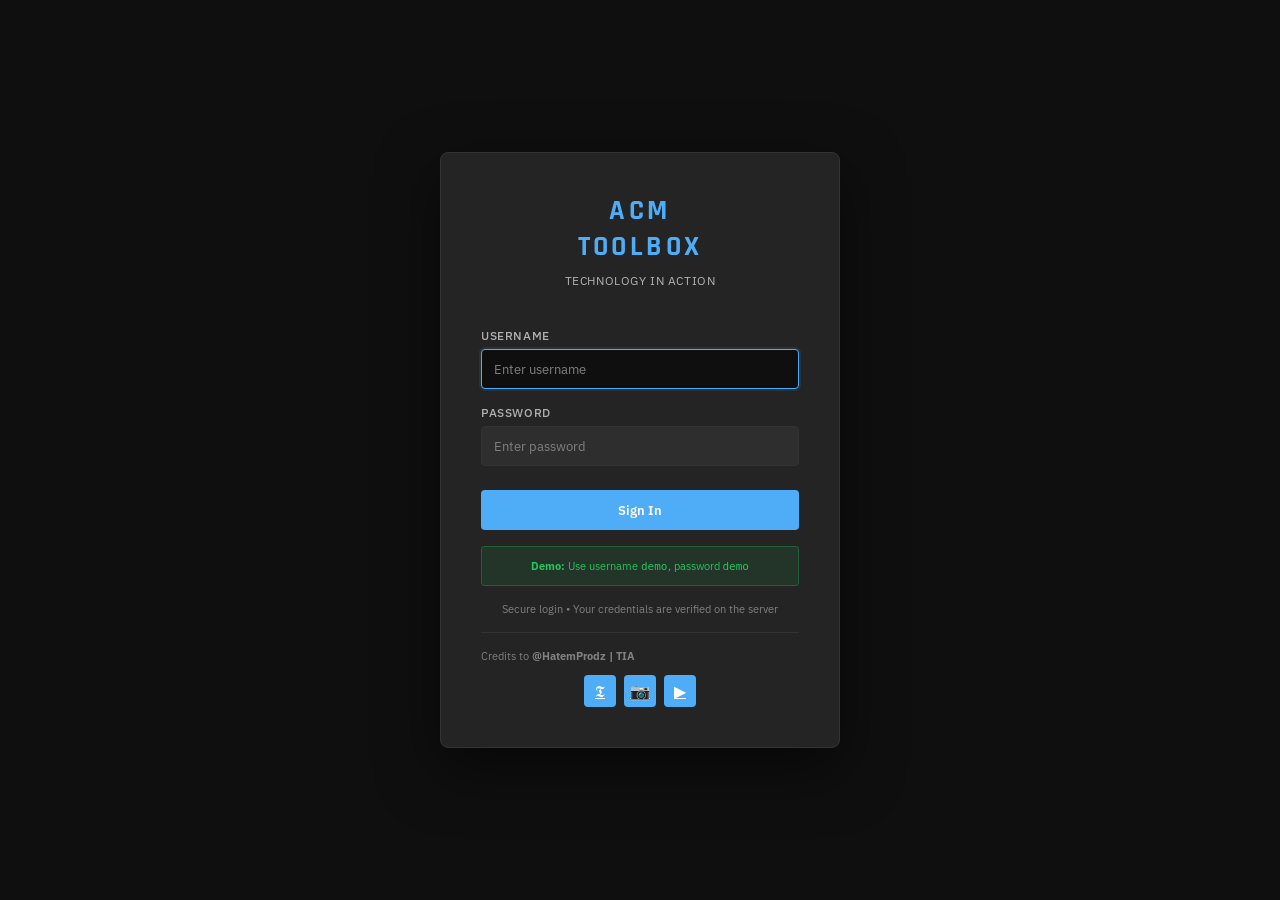
<file: index.html>
<!DOCTYPE html>
<html lang="en">
<head>
  <meta charset="UTF-8">
  <meta name="viewport" content="width=device-width, initial-scale=1.0">
  <title>ACM TOOLBOX — Login</title>
  <link href="https://fonts.googleapis.com/css2?family=Rajdhani:wght@400;500;600;700&family=IBM+Plex+Sans:wght@300;400;500;600&display=swap" rel="stylesheet">
  <link rel="stylesheet" href="./styles.css">
  <script>
    const API_URL = 'https://acm-unfolder-api-production.h24111.workers.dev';
  </script>
  <style>
    body {
      display: flex;
      align-items: center;
      justify-content: center;
      height: 100vh;
      overflow: hidden;
    }

    .login-container {
      width: 100%;
      max-width: 400px;
      padding: 40px;
      background: var(--panel);
      border: 1px solid var(--border);
      border-radius: 8px;
      box-shadow: 0 20px 60px rgba(0, 0, 0, 0.5);
    }

    .login-header {
      text-align: center;
      margin-bottom: 40px;
    }

    .login-logo {
      font-family: 'Rajdhani', sans-serif;
      font-size: 28px;
      font-weight: 700;
      color: var(--accent);
      letter-spacing: 0.12em;
      text-transform: uppercase;
      margin-bottom: 8px;
    }

    .login-subtitle {
      font-size: 12px;
      color: var(--text2);
      letter-spacing: 0.05em;
    }

    .login-credits {
      font-size: 11px;
      color: var(--muted);
      margin-top: 16px;
      padding-top: 16px;
      border-top: 1px solid var(--border);
    }

    .contact-buttons {
      display: flex;
      gap: 8px;
      justify-content: center;
      margin-top: 12px;
    }

    .contact-btn {
      width: 32px;
      height: 32px;
      display: flex;
      align-items: center;
      justify-content: center;
      background: var(--accent);
      color: #fff;
      border: none;
      border-radius: 4px;
      cursor: pointer;
      transition: all 0.2s;
      font-size: 16px;
    }

    .contact-btn:hover {
      background: var(--accent2);
      transform: translateY(-2px);
    }

    .login-form {
      display: flex;
      flex-direction: column;
      gap: 16px;
    }

    .form-group {
      display: flex;
      flex-direction: column;
      gap: 6px;
    }

    .form-label {
      font-size: 12px;
      font-weight: 500;
      color: var(--text2);
      text-transform: uppercase;
      letter-spacing: 0.05em;
    }

    .form-input {
      height: 40px;
      padding: 0 12px;
      background: var(--panel2);
      border: 1px solid var(--border);
      color: var(--text);
      font-family: 'IBM Plex Sans', sans-serif;
      font-size: 13px;
      border-radius: 4px;
      transition: all 0.2s;
    }

    .form-input:focus {
      outline: none;
      border-color: var(--accent);
      background: var(--bg);
      box-shadow: 0 0 0 2px rgba(79, 172, 247, 0.1);
    }

    .form-input::placeholder {
      color: var(--muted);
    }

    .btn-login {
      height: 40px;
      padding: 0 16px;
      background: var(--accent);
      color: #fff;
      border: none;
      font-weight: 600;
      font-size: 13px;
      cursor: pointer;
      border-radius: 4px;
      transition: all 0.2s;
      margin-top: 8px;
    }

    .btn-login:hover {
      background: var(--accent2);
      transform: translateY(-1px);
      box-shadow: 0 4px 12px rgba(79, 172, 247, 0.3);
    }

    .btn-login:active {
      transform: translateY(0);
    }

    .btn-login:disabled {
      opacity: 0.5;
      cursor: not-allowed;
      transform: none;
    }

    .form-error {
      padding: 12px;
      background: rgba(240, 72, 72, 0.1);
      color: var(--red);
      border: 1px solid rgba(240, 72, 72, 0.3);
      border-radius: 4px;
      font-size: 12px;
      display: none;
    }

    .form-error.show {
      display: block;
    }

    .form-hint {
      font-size: 11px;
      color: var(--muted);
      text-align: center;
      margin-top: 16px;
    }

    .form-demo {
      padding: 12px;
      background: rgba(34, 197, 94, 0.1);
      border: 1px solid rgba(34, 197, 94, 0.3);
      border-radius: 4px;
      font-size: 11px;
      color: var(--green);
      text-align: center;
    }
  </style>
</head>
<body>
  <div class="login-container">
    <div class="login-header">
      <div class="login-logo">ACM<br>TOOLBOX</div>
      <div class="login-subtitle">TECHNOLOGY IN ACTION</div>
    </div>

    <form class="login-form" id="loginForm">
      <div id="errorMsg" class="form-error"></div>

      <div class="form-group">
        <label class="form-label">Username</label>
        <input
          type="text"
          id="username"
          class="form-input"
          placeholder="Enter username"
          autocomplete="off"
          required
        >
      </div>

      <div class="form-group">
        <label class="form-label">Password</label>
        <input
          type="password"
          id="password"
          class="form-input"
          placeholder="Enter password"
          autocomplete="off"
          required
        >
      </div>

      <button type="submit" class="btn btn-login" id="loginBtn">Sign In</button>

      <div class="form-demo">
        <strong>Demo:</strong> Use username <code>demo</code>, password <code>demo</code>
      </div>
    </form>

    <div class="form-hint">
      Secure login • Your credentials are verified on the server
    </div>

    <div class="login-credits">
      Credits to <strong>@HatemProdz | TIA</strong>
      <div class="contact-buttons">
        <a href="https://www.tiktok.com/@hatemprodz" target="_blank" title="TikTok" class="contact-btn">𝕿</a>
        <a href="https://www.instagram.com/hatemprodz" target="_blank" title="Instagram" class="contact-btn">📷</a>
        <a href="https://www.youtube.com/@hatemprodz" target="_blank" title="YouTube" class="contact-btn">▶</a>
      </div>
    </div>
  </div>

  <script src="./auth.js"></script>
  <script>
    // Check if already authenticated
    console.log('[LOGIN] Checking auth - token:', !!getToken(), 'expired:', isTokenExpired());
    if (isAuthenticated() && !isTokenExpired()) {
      console.log('[LOGIN] Redirecting to app');
      window.location.href = './app.html';
    } else {
      console.log('[LOGIN] Showing login form');
      if (getToken()) clearToken();
    }

    // Handle login
    document.getElementById('loginForm').addEventListener('submit', async (e) => {
      e.preventDefault();

      const username = document.getElementById('username').value.trim();
      const password = document.getElementById('password').value;
      const errorMsg = document.getElementById('errorMsg');
      const loginBtn = document.getElementById('loginBtn');

      if (!username || !password) {
        errorMsg.textContent = 'Please enter username and password';
        errorMsg.classList.add('show');
        return;
      }

      // Disable button during request
      loginBtn.disabled = true;
      loginBtn.textContent = 'Signing in...';
      errorMsg.classList.remove('show');

      try {
        await loginUser(username, password);
        // Redirect to dashboard instead of app directly
        window.location.href = './dashboard.html';
      } catch (err) {
        errorMsg.textContent = err.message || 'Login failed. Please try again.';
        errorMsg.classList.add('show');
        loginBtn.disabled = false;
        loginBtn.textContent = 'Sign In';
      }
    });

    // Focus on first field
    document.getElementById('username').focus();
  </script>
</body>
</html>
</file>
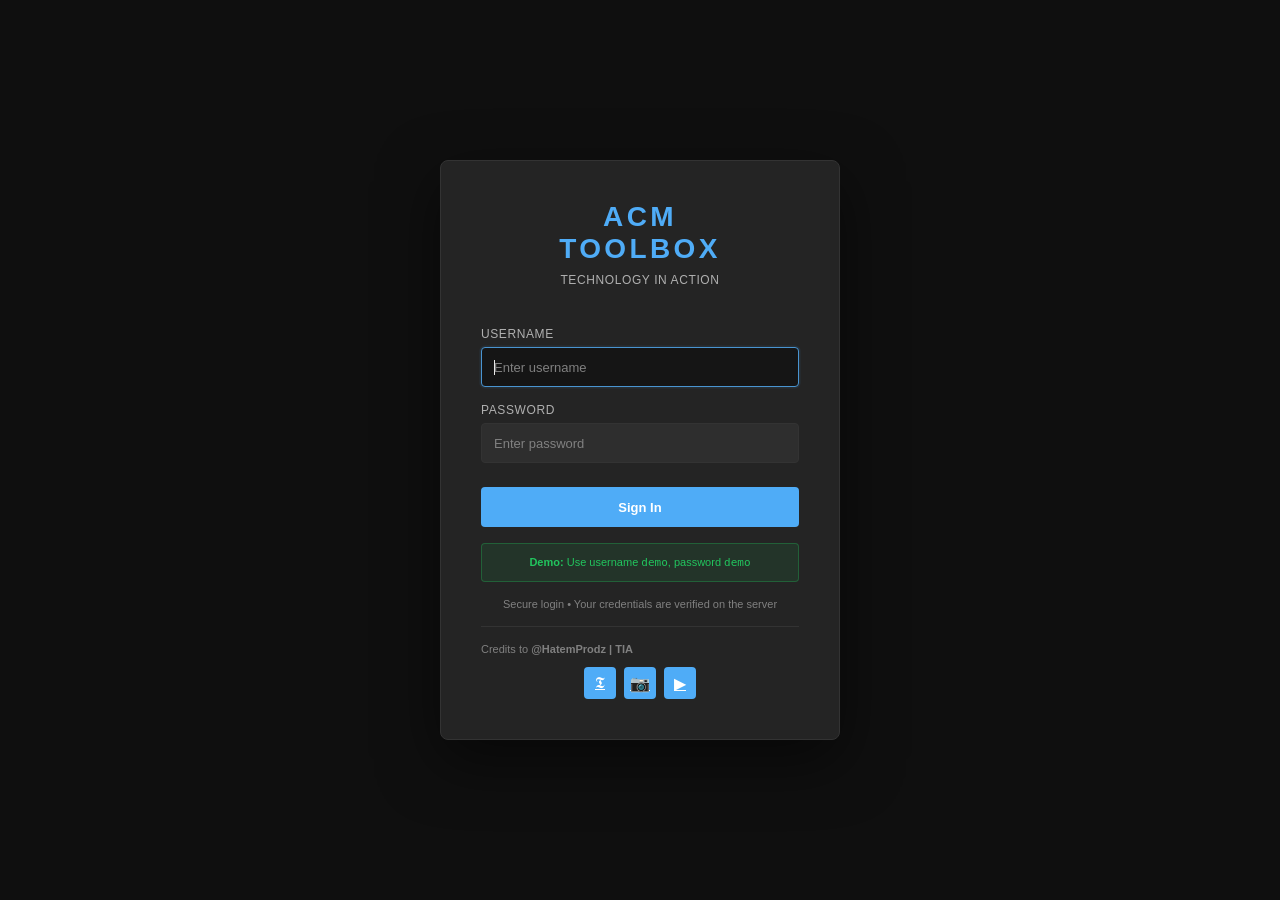
<file: admin.html>
<!DOCTYPE html>
<html lang="en">
<head>
  <meta charset="UTF-8">
  <meta name="viewport" content="width=device-width, initial-scale=1.0">
  <title>ACM Toolbox - Admin Panel</title>
  <style>
    * {
      margin: 0;
      padding: 0;
      box-sizing: border-box;
    }

    body {
      font-family: 'Segoe UI', Tahoma, Geneva, Verdana, sans-serif;
      background: linear-gradient(135deg, #667eea 0%, #764ba2 100%);
      min-height: 100vh;
      color: white;
    }

    header {
      background: rgba(0, 0, 0, 0.1);
      backdrop-filter: blur(10px);
      padding: 20px 40px;
      display: flex;
      justify-content: space-between;
      align-items: center;
      border-bottom: 1px solid rgba(255, 255, 255, 0.2);
    }

    header h1 {
      font-size: 24px;
      font-weight: 300;
    }

    main {
      max-width: 1000px;
      margin: 40px auto;
      padding: 0 20px;
    }

    .admin-grid {
      display: grid;
      grid-template-columns: 1fr 1fr;
      gap: 30px;
    }

    @media (max-width: 850px) {
      .admin-grid {
        grid-template-columns: 1fr;
      }
    }

    .card {
      background: rgba(255, 255, 255, 0.1);
      backdrop-filter: blur(15px);
      border: 1px solid rgba(255, 255, 255, 0.2);
      border-radius: 16px;
      padding: 30px;
      box-shadow: 0 8px 32px rgba(0, 0, 0, 0.2);
    }

    h2 {
      margin-bottom: 25px;
      font-weight: 400;
      text-align: center;
      font-size: 22px;
    }

    .form-group {
      margin-bottom: 20px;
    }

    label {
      display: block;
      margin-bottom: 8px;
      font-size: 14px;
      color: rgba(255, 255, 255, 0.8);
    }

    input[type="text"],
    input[type="password"],
    input[type="file"] {
      width: 100%;
      padding: 12px;
      border-radius: 8px;
      border: 1px solid rgba(255, 255, 255, 0.3);
      background: rgba(255, 255, 255, 0.1);
      color: white;
      font-size: 16px;
    }

    input:focus {
      outline: none;
      border-color: #667eea;
      background: rgba(255, 255, 255, 0.2);
    }

    .btn {
      width: 100%;
      padding: 14px;
      border: none;
      border-radius: 8px;
      font-size: 16px;
      font-weight: 600;
      cursor: pointer;
      transition: all 0.3s ease;
    }

    .btn.primary {
      background: #667eea;
      color: white;
    }

    .btn.primary:hover {
      background: #764ba2;
      transform: translateY(-2px);
    }

    .btn.secondary {
      background: rgba(255, 255, 255, 0.2);
      color: white;
      border: 1px solid rgba(255, 255, 255, 0.3);
    }

    .btn.danger {
      background: rgba(244, 67, 54, 0.4);
      color: #ffcdd2;
      font-size: 12px;
      padding: 6px 12px;
      width: auto;
    }

    .btn.danger:hover {
      background: rgba(244, 67, 54, 0.7);
    }

    .status-msg {
      margin-top: 20px;
      padding: 12px;
      border-radius: 8px;
      text-align: center;
      display: none;
      font-size: 14px;
    }

    .status-msg.success {
      display: block;
      background: rgba(76, 175, 80, 0.3);
      color: #c8e6c9;
    }

    .status-msg.error {
      display: block;
      background: rgba(244, 67, 54, 0.3);
      color: #ffcdd2;
    }

    .loading-spinner {
      display: none;
      width: 24px;
      height: 24px;
      border: 3px solid rgba(255, 255, 255, 0.3);
      border-radius: 50%;
      border-top-color: #fff;
      animation: spin 1s ease-in-out infinite;
      margin: 10px auto;
    }

    @keyframes spin {
      to { transform: rotate(360deg); }
    }

    /* Library management styles */
    .model-list {
      margin-top: 20px;
      max-height: 400px;
      overflow-y: auto;
    }

    .model-item {
      background: rgba(255, 255, 255, 0.05);
      padding: 15px;
      border-radius: 10px;
      display: flex;
      justify-content: space-between;
      align-items: center;
      margin-bottom: 10px;
      border: 1px solid rgba(255, 255, 255, 0.1);
    }

    .model-info h4 {
      font-size: 16px;
      margin-bottom: 4px;
    }

    .model-info p {
      font-size: 12px;
      color: rgba(255, 255, 255, 0.6);
    }

    .full-width {
      grid-column: 1 / -1;
    }
  </style>
</head>
<body>
  <header>
    <h1>⚙ Admin Panel</h1>
    <div class="header-controls">
      <button class="btn secondary" onclick="window.location.href='./dashboard.html'">← Dashboard</button>
      <button class="btn logout" id="logoutBtn">← Logout</button>
    </div>
  </header>

  <main>
    <div class="admin-grid">
       <!-- Section 1.5: GitHub Configuration -->
       <section class="card">
         <h2>🔑 GitHub CDN Config</h2>
         <div class="form-group">
           <label>GitHub Personal Access Token</label>
           <input type="password" id="ghToken" placeholder="ghp_xxxxxxxxxxxx">
         </div>
         <div class="form-group">
           <label>GitHub Repository (owner/repo)</label>
           <input type="text" id="ghRepo" placeholder="username/repository">
         </div>
         <p style="font-size: 11px; color: rgba(255,255,255,0.5); margin-top: 10px;">
           Tokens are NOT stored on the server. They are used only for the current upload session.
         </p>
       </section>

        <form id="registerForm">
          <div class="form-group">
            <label>Username</label>
            <input type="text" id="regUsername" required placeholder="new_user">
          </div>
          <div class="form-group">
            <label>Password</label>
            <input type="password" id="regPassword" required placeholder="********">
          </div>
          <div class="form-group" style="display: flex; align-items: center; gap: 10px;">
            <input type="checkbox" id="regIsAdmin" style="width: auto;">
            <label for="regIsAdmin" style="margin: 0;">Grant Admin Privileges</label>
          </div>
          <button type="submit" class="btn primary">Create User</button>
          <div id="regStatus" class="status-msg"></div>
        </form>
      </section>

      <!-- Section 2: Model Upload -->
      <section class="card">
        <h2>📦 Upload Model</h2>
        <form id="uploadForm">
          <div class="form-group">
            <label>Model ID (slug)</label>
            <input type="text" id="upId" required placeholder="e.g. corner-bracket">
          </div>
          <div class="form-group">
            <label>Model Name</label>
            <input type="text" id="upName" required placeholder="e.g. Corner Bracket">
          </div>
          <div class="form-group">
            <label>Unit</label>
            <input type="text" id="upUnit" required placeholder="mm">
          </div>
          <div class="form-group">
            <label>JSON Model File</label>
            <input type="file" id="upFile" accept=".json" required>
          </div>
          <div class="form-group">
            <label>Thumbnail (512x512 JPG)</label>
            <input type="file" id="upThumb" accept="image/jpeg">
          </div>
          <button type="submit" class="btn primary" id="upBtn">Upload to Library</button>
          <div id="upLoader" class="loading-spinner"></div>
          <div id="upStatus" class="status-msg"></div>
        </form>
      </section>

      <!-- Section 3: Model Library Management -->
      <section class="card full-width">
        <h2>📚 Model Library</h2>
        <div id="modelList" class="model-list">
          <!-- Models will be populated here -->
        </div>
      </section>
    </div>
  </main>

  <script src="auth.js"></script>
  <script>
    // MUST define API_URL
    window.API_URL = 'https://acm-unfolder-api-production.h24111.workers.dev';

    // --- Initialization ---
    window.addEventListener('load', () => {
      if (!isAuthenticated()) {
        window.location.href = './login.html';
        return;
      }
      if (!isAdmin()) {
        alert('Access Denied: Admins only.');
        window.location.href = './dashboard.html';
        return;
      }

      setupListeners();
      loadLibrary();
    });

    function setupListeners() {
      // Logout
      document.getElementById('logoutBtn').addEventListener('click', () => {
        if (confirm('Logout?')) logoutUser();
      });

      // User Registration
      document.getElementById('registerForm').addEventListener('submit', handleRegister);

        // Model Upload
        document.getElementById('uploadForm').addEventListener('submit', async (e) => {
          e.preventDefault();
          const statusEl = document.getElementById('upStatus');
          const loader = document.getElementById('upLoader');
          const btn = document.getElementById('upBtn');

          const id = document.getElementById('upId').value.trim();
          const name = document.getElementById('upName').value.trim();
          const unit = document.getElementById('upUnit').value.trim();
          const file = document.getElementById('upFile').files[0];
          const thumb = document.getElementById('upThumb').files[0];

          const ghToken = document.getElementById('ghToken').value.trim();
          const ghRepo = document.getElementById('ghRepo').value.trim();

          if (!id || !name || !unit || !file) {
            statusEl.textContent = '❌ Missing required fields';
            statusEl.className = 'status-msg error';
            return;
          }

          if (!ghToken || !ghRepo) {
            statusEl.textContent = '❌ GitHub Token and Repo required for thumbnail upload';
            statusEl.className = 'status-msg error';
            return;
          }

          statusEl.className = 'status-msg';
          statusEl.textContent = '';
          loader.style.display = 'block';
          btn.disabled = true;

          try {
            let thumbnailUrl = '';

            // 1. Upload Thumbnail to GitHub if provided
            if (thumb) {
              statusEl.textContent = '⏳ Uploading thumbnail to GitHub...';
              statusEl.className = 'status-msg';
              
              const fileName = `${id}_thumb.jpg`;
              const url = `https://api.github.com/repos/${ghRepo}/contents/thumbnails/${fileName}`;
              
              // Convert file to Base64 for GitHub API
              const base64Thumb = await new Promise((resolve, reject) => {
                const reader = new FileReader();
                reader.onload = () => resolve(reader.result.split(',')[1]);
                reader.onerror = reject;
                reader.readAsDataURL(thumb);
              });

              const ghResponse = await fetch(url, {
                method: 'PUT',
                headers: {
                  'Authorization': `token ${ghToken}`,
                  'Content-Type': 'application/json',
                },
                body: JSON.stringify({
                  message: `Upload thumbnail for ${id}`,
                  content: base64Thumb
                })
              });

              if (!ghResponse.ok) {
                const errData = await ghResponse.json();
                throw new Error(`GitHub upload failed: ${errData.message || ghResponse.statusText}`);
              }

              // Construct the raw URL
              // Format: https://raw.githubusercontent.com/{owner}/{repo}/main/thumbnails/{fileName}
              // Note: This assumes 'main' branch. 
              const [owner, repo] = ghRepo.split('/');
              thumbnailUrl = `https://raw.githubusercontent.com/${owner}/${repo}/main/thumbnails/${fileName}`;
            }

            // 2. Upload Model to Backend
            statusEl.textContent = '⏳ Uploading model metadata to server...';
            statusEl.className = 'status-msg';

            const formData = new FormData();
            formData.append('id', id);
            formData.append('name', name);
            formData.append('unit', unit);
            formData.append('modelJson', file);
            if (thumbnailUrl) formData.append('thumbnailUrl', thumbnailUrl);

            const response = await fetch(`${window.API_URL}/api/admin/models/upload`, {
              method: 'POST',
              headers: { 'Authorization': `Bearer ${getToken()}` },
              body: formData
            });

            const result = await response.json();

            if (response.ok) {
              statusEl.textContent = `✅ Model '${name}' uploaded!`;
              statusEl.className = 'status-msg success';
              document.getElementById('uploadForm').reset();
              loadLibrary();
            } else {
              throw new Error(result.error || result.message || 'Upload failed');
            }
          } catch (err) {
            statusEl.textContent = `❌ ${err.message}`;
            statusEl.className = 'status-msg error';
          } finally {
            loader.style.display = 'none';
            btn.disabled = false;
          }
        });


    }

    // --- User Management ---
    async function handleRegister(e) {
      e.preventDefault();
      const statusEl = document.getElementById('regStatus');
      const username = document.getElementById('regUsername').value.trim();
      const password = document.getElementById('regPassword').value;
      const isAdmin = document.getElementById('regIsAdmin').checked;

      statusEl.textContent = '⏳ Registering...';
      statusEl.className = 'status-msg';

      try {
        const response = await apiCall('POST', '/api/admin/register-user', { username, password, isAdmin });
        statusEl.textContent = `✅ ${response.message}`;
        statusEl.className = 'status-msg success';
        e.target.reset();
      } catch (err) {
        statusEl.textContent = `❌ ${err.message}`;
        statusEl.className = 'status-msg error';
      }
    }

    // --- Model Management ---
    async function loadLibrary() {
      const listEl = document.getElementById('modelList');
      listEl.innerHTML = '<p style="text-align:center; opacity: 0.7;">Loading library...</p>';

      try {
        const models = await apiCall('GET', '/api/models/manifest');
        listEl.innerHTML = '';

        if (models.length === 0) {
          listEl.innerHTML = '<p style="text-align:center; opacity: 0.7;">No models in library.</p>';
          return;
        }

        models.forEach(model => {
          const item = document.createElement('div');
          item.className = 'model-item';
          item.innerHTML = `
            <div class="model-info">
              <h4>${model.name}</h4>
              <p>${model.unit} | ID: ${model.id}</p>
            </div>
            <button class="btn danger" onclick="deleteModel('${model.id}')">Delete</button>
          `;
          listEl.appendChild(item);
        });
      } catch (err) {
        listEl.innerHTML = '<p style="color:#ffcdd2; text-align:center">Error loading library.</p>';
      }
    }

    async function handleUpload(e) {
      e.preventDefault();
      const statusEl = document.getElementById('upStatus');
      const loader = document.getElementById('upLoader');
      const btn = document.getElementById('upBtn');

      const name = document.getElementById('upName').value.trim();
      const unit = document.getElementById('upUnit').value.trim();
      const file = document.getElementById('upFile').files[0];
      const thumb = document.getElementById('upThumb').files[0];

      if (!name || !unit || !file) {
        statusEl.textContent = '❌ Missing required fields';
        statusEl.className = 'status-msg error';
        return;
      }

      // Prepare Multipart Form Data
      const formData = new FormData();
      formData.append('name', name);
      formData.append('unit', unit);
      formData.append('modelJson', file);
      if (thumb) formData.append('thumbnail', thumb);

      // UI Update
      statusEl.className = 'status-msg';
      statusEl.textContent = '';
      loader.style.display = 'block';
      btn.disabled = true;

      try {
        // Note: apiCall is optimized for JSON. For Multipart, we use native fetch.
        const response = await fetch(`${window.API_URL}/api/admin/models/upload`, {
          method: 'POST',
          headers: { 
            'Authorization': `Bearer ${getToken()}`
            // Do NOT set Content-Type here, fetch will set it with boundary for FormData
          },
          body: formData
        });

        const result = await response.json();

        if (response.ok) {
          statusEl.textContent = `✅ Model '${name}' uploaded!`;
          statusEl.className = 'status-msg success';
          document.getElementById('uploadForm').reset();
          loadLibrary();
        } else {
          throw new Error(result.error || result.message || 'Upload failed');
        }
      } catch (err) {
        statusEl.textContent = `❌ ${err.message}`;
        statusEl.className = 'status-msg error';
      } finally {
        loader.style.display = 'none';
        btn.disabled = false;
      }
    }

    async function deleteModel(id) {
      if (!confirm(`Delete model '${id}'? This cannot be undone.`)) return;
  
      try {
        const response = await apiCall('DELETE', `/api/admin/models/${id}`);
        if (response.success) {
          loadLibrary();
        } else {
          alert(`Delete failed: ${response.error}`);
        }
      } catch (err) {
        alert(`Error: ${err.message}`);
      }
    }
  </script>
</body>
</html>
</file>
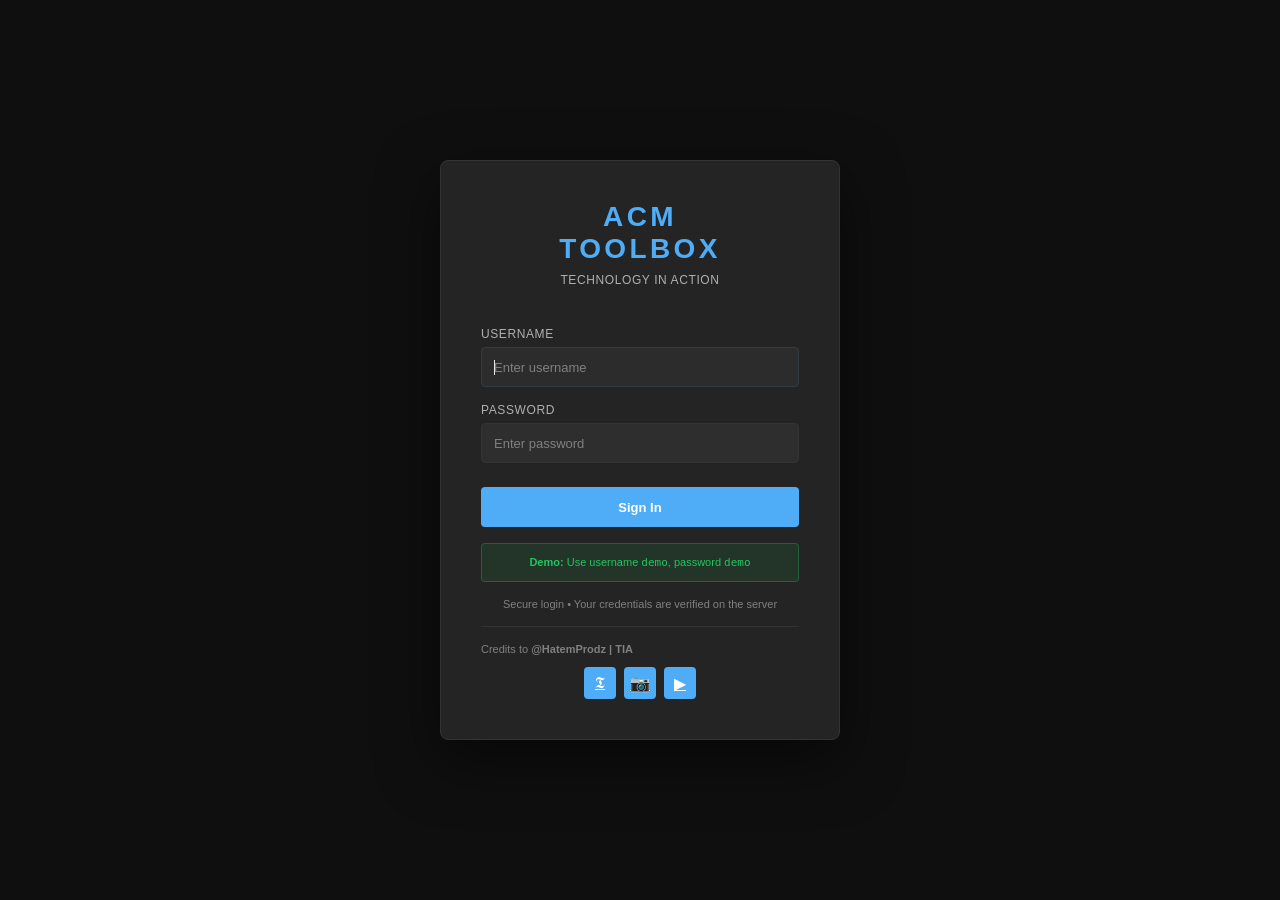
<file: dashboard.html>
<!DOCTYPE html>
<html lang="en">
<head>
  <meta charset="UTF-8">
  <meta name="viewport" content="width=device-width, initial-scale=1.0">
  <title>ACM Toolbox - Dashboard</title>
  <style>
    * {
      margin: 0;
      padding: 0;
      box-sizing: border-box;
    }

    body {
      font-family: 'Segoe UI', Tahoma, Geneva, Verdana, sans-serif;
      background: linear-gradient(135deg, #667eea 0%, #764ba2 100%);
      min-height: 100vh;
      display: flex;
      flex-direction: column;
    }

    header {
      background: rgba(0, 0, 0, 0.1);
      backdrop-filter: blur(10px);
      padding: 20px 40px;
      display: flex;
      justify-content: space-between;
      align-items: center;
      border-bottom: 1px solid rgba(255, 255, 255, 0.2);
    }

    header h1 {
      color: white;
      font-size: 28px;
      font-weight: 300;
      letter-spacing: 1px;
    }

    .header-controls {
      display: flex;
      gap: 15px;
      align-items: center;
    }

    .user-info {
      color: rgba(255, 255, 255, 0.9);
      font-size: 14px;
      display: flex;
      align-items: center;
      gap: 8px;
    }

    .admin-badge {
      background: #ff6b6b;
      color: white;
      padding: 2px 8px;
      border-radius: 12px;
      font-size: 11px;
      font-weight: bold;
      margin-left: 5px;
    }

    .btn {
      padding: 8px 16px;
      border: none;
      border-radius: 6px;
      cursor: pointer;
      font-size: 14px;
      transition: all 0.3s ease;
      font-weight: 500;
    }

    .btn:hover {
      transform: translateY(-2px);
      box-shadow: 0 4px 12px rgba(0, 0, 0, 0.2);
    }

    .btn.primary {
      background: #667eea;
      color: white;
    }

    .btn.secondary {
      background: rgba(255, 255, 255, 0.2);
      color: white;
      border: 1px solid rgba(255, 255, 255, 0.3);
    }

    .btn.admin {
      background: #ff6b6b;
      color: white;
    }

    .btn.logout {
      background: rgba(255, 107, 107, 0.8);
      color: white;
    }

    main {
      flex: 1;
      display: flex;
      align-items: center;
      justify-content: center;
      padding: 60px 20px;
    }

    .dashboard-grid {
      display: grid;
      grid-template-columns: repeat(auto-fit, minmax(300px, 1fr));
      gap: 40px;
      max-width: 1200px;
      width: 100%;
    }

    .tool-card {
      background: rgba(255, 255, 255, 0.95);
      border-radius: 16px;
      padding: 40px;
      text-align: center;
      box-shadow: 0 8px 32px rgba(0, 0, 0, 0.1);
      backdrop-filter: blur(10px);
      transition: all 0.3s ease;
      cursor: pointer;
      position: relative;
      overflow: hidden;
    }

    .tool-card::before {
      content: '';
      position: absolute;
      top: 0;
      left: 0;
      right: 0;
      height: 4px;
      background: linear-gradient(90deg, #667eea, #764ba2);
      transform: scaleX(0);
      transition: transform 0.3s ease;
    }

    .tool-card:hover {
      transform: translateY(-8px);
      box-shadow: 0 16px 48px rgba(0, 0, 0, 0.15);
    }

    .tool-card:hover::before {
      transform: scaleX(1);
    }

    .tool-icon {
      font-size: 64px;
      margin-bottom: 20px;
    }

    .tool-card h2 {
      color: #333;
      font-size: 24px;
      margin-bottom: 15px;
      font-weight: 600;
    }

    .tool-card p {
      color: #666;
      font-size: 14px;
      line-height: 1.6;
      margin-bottom: 25px;
    }

    .tool-card .btn {
      width: 100%;
      padding: 12px 20px;
      font-size: 15px;
    }

    .coming-soon-badge {
      display: inline-block;
      background: #ffd700;
      color: #333;
      padding: 4px 12px;
      border-radius: 20px;
      font-size: 11px;
      font-weight: bold;
      margin-bottom: 15px;
      text-transform: uppercase;
    }

    .coming-soon .btn {
      background: #ccc;
      color: #666;
      cursor: not-allowed;
    }

    .coming-soon .btn:hover {
      transform: none;
      box-shadow: none;
    }

    footer {
      background: rgba(0, 0, 0, 0.1);
      color: rgba(255, 255, 255, 0.7);
      text-align: center;
      padding: 20px;
      font-size: 12px;
      border-top: 1px solid rgba(255, 255, 255, 0.2);
    }

    @media (max-width: 768px) {
      header {
        flex-direction: column;
        gap: 15px;
      }

      header h1 {
        font-size: 22px;
      }

      .header-controls {
        width: 100%;
        justify-content: center;
        flex-wrap: wrap;
      }

      .dashboard-grid {
        grid-template-columns: 1fr;
        gap: 30px;
      }

      main {
        padding: 40px 20px;
      }
    }
  </style>
</head>
<body>
  <header>
    <h1>🧬 ACM Toolbox</h1>
    <div class="header-controls">
      <div class="user-info">
        <span id="userDisplay">User</span>
        <span id="adminBadgeDisplay"></span>
      </div>
      <button class="btn secondary" id="adminPanelBtn" style="display: none;">⚙ Admin Panel</button>
      <button class="btn logout" id="logoutBtn">← Logout</button>
    </div>
  </header>

  <main>
    <div class="dashboard-grid">
      <!-- ACM Unfolder -->
      <div class="tool-card">
        <div class="tool-icon">🔓</div>
        <h2>ACM Unfolder</h2>
        <p>Advanced mesh unfolding for 3D geometric models. Create perfect flat patterns from complex geometries.</p>
        <button class="btn primary" onclick="goToApp()">Launch Tool</button>
      </div>

      <!-- Coming Soon 2 -->
      <div class="tool-card coming-soon">
        <div class="tool-icon">⚙️</div>
        <div class="coming-soon-badge">Coming Soon</div>
        <h2>Next Toolkit</h2>
        <p>Advanced feature set for professional mesh processing. Augmented capabilities for precision engineering.</p>
        <button class="btn" disabled>Launching Soon</button>
      </div>

      <!-- Coming Soon 3 -->
      <div class="tool-card coming-soon">
        <div class="tool-icon">🚀</div>
        <div class="coming-soon-badge">Coming Soon V3</div>
        <h2>Advanced Toolkit</h2>
        <p>Next-generation tools for computational design. Bringing AI-powered geometry optimization to your workflow.</p>
        <button class="btn" disabled>In Development</button>
      </div>
    </div>
  </main>

  <footer>
    <p>&copy; 2026 ACM Toolbox. All rights reserved. | Version 1.0</p>
  </footer>

  <script>
    // MUST define API_URL before loading auth.js
    window.API_URL = 'https://acm-unfolder-api-production.h24111.workers.dev';
  </script>

  <script src="auth.js"></script>
  <script>
    // Check authentication on page load
    window.addEventListener('load', () => {
      if (!isAuthenticated()) {
        console.log('[DASHBOARD] Not authenticated, redirecting to login');
        window.location.href = './login.html';
        return;
      }

      const username = getUsername();
      const adminFlag = isAdmin();

      console.log(`[DASHBOARD] User: ${username}, Admin: ${adminFlag}`);

      // Update user display
      const userDisplay = document.getElementById('userDisplay');
      userDisplay.textContent = `👤 ${username}`;

      // Show admin badge if user is admin
      if (adminFlag) {
        console.log('[DASHBOARD] Admin flag detected, showing admin panel button');
        const adminBadgeDisplay = document.getElementById('adminBadgeDisplay');
        adminBadgeDisplay.innerHTML = '<span class="admin-badge">ADMIN</span>';
        
        // Show admin panel button
        document.getElementById('adminPanelBtn').style.display = 'inline-block';
        console.log('[DASHBOARD] Admin button displayed');
      } else {
        console.log('[DASHBOARD] Not an admin, hiding admin panel button');
      }

      // Setup logout button
      document.getElementById('logoutBtn').addEventListener('click', () => {
        if (confirm('Are you sure you want to logout?')) {
          logoutUser();
        }
      });

      // Setup admin panel button
      document.getElementById('adminPanelBtn').addEventListener('click', () => {
        window.location.href = './admin.html';
      });
    });

    function goToApp() {
      window.location.href = './app.html';
    }
  </script>
</body>
</html>
</file>
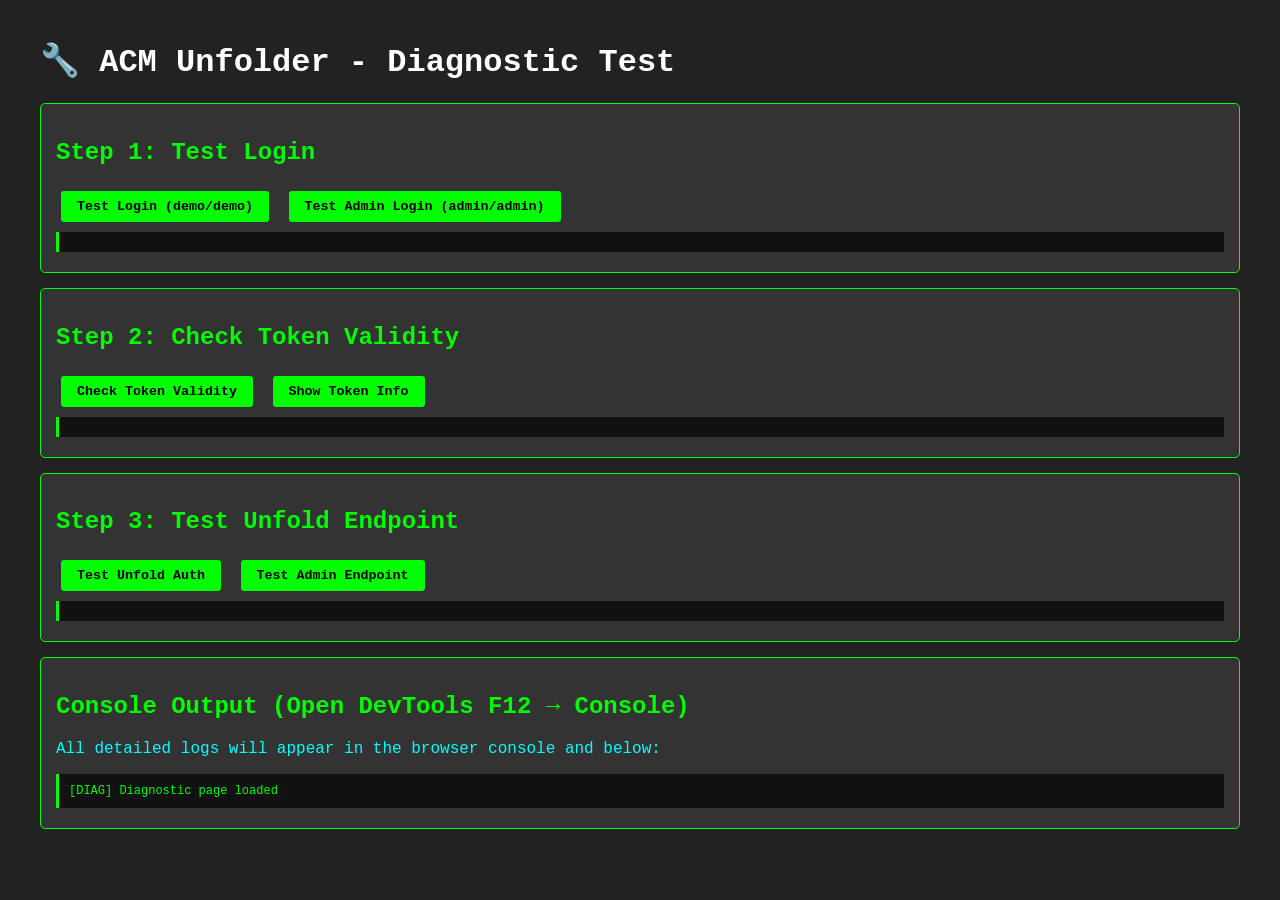
<file: diagnostic.html>
<!DOCTYPE html>
<html lang="en">
<head>
  <meta charset="UTF-8">
  <meta name="viewport" content="width=device-width, initial-scale=1.0">
  <title>Diagnostic Test - ACM Unfolder</title>
  <style>
    body {
      font-family: 'Courier New', monospace;
      padding: 20px;
      background: #222;
      color: #0f0;
      max-width: 1200px;
      margin: 0 auto;
    }
    h1 { color: #fff; }
    .section {
      background: #333;
      padding: 15px;
      margin: 15px 0;
      border: 1px solid #0f0;
      border-radius: 5px;
    }
    .log {
      background: #111;
      padding: 10px;
      margin: 5px 0;
      border-left: 3px solid #0f0;
      max-height: 300px;
      overflow-y: auto;
      font-size: 12px;
      white-space: pre-wrap;
      word-wrap: break-word;
    }
    button {
      background: #0f0;
      color: #000;
      border: none;
      padding: 8px 16px;
      border-radius: 3px;
      cursor: pointer;
      font-weight: bold;
      margin: 5px;
      font-family: 'Courier New', monospace;
    }
    button:hover {
      background: #0a0;
    }
    .success { color: #0f0; }
    .error { color: #f00; }
    .info { color: #0ff; }
  </style>
</head>
<body>
  <h1>🔧 ACM Unfolder - Diagnostic Test</h1>
  
  <div class="section">
    <h2>Step 1: Test Login</h2>
    <button onclick="testLogin()">Test Login (demo/demo)</button>
    <button onclick="testAdminLogin()">Test Admin Login (admin/admin)</button>
    <div class="log" id="loginLog"></div>
  </div>

  <div class="section">
    <h2>Step 2: Check Token Validity</h2>
    <button onclick="testTokenCheck()">Check Token Validity</button>
    <button onclick="testTokenInfo()">Show Token Info</button>
    <div class="log" id="tokenLog"></div>
  </div>

  <div class="section">
    <h2>Step 3: Test Unfold Endpoint</h2>
    <button onclick="testUnfoldAuth()">Test Unfold Auth</button>
    <button onclick="testAdminEndpoint()">Test Admin Endpoint</button>
    <div class="log" id="unfoldLog"></div>
  </div>

  <div class="section">
    <h2>Console Output (Open DevTools F12 → Console)</h2>
    <p class="info">All detailed logs will appear in the browser console and below:</p>
    <div class="log" id="consoleLog"></div>
  </div>

  <script src="auth.js"></script>
  <script>
    // Override console.log to capture it
    const logs = [];
    const originalLog = console.log;
    const originalError = console.error;

    console.log = (...args) => {
      originalLog(...args);
      logs.push(args.join(' '));
      updateConsoleLog();
    };

    console.error = (...args) => {
      originalError(...args);
      logs.push('❌ ' + args.join(' '));
      updateConsoleLog();
    };

    function updateConsoleLog() {
      const consoleLog = document.getElementById('consoleLog');
      consoleLog.textContent = logs.slice(-50).join('\n');
      consoleLog.scrollTop = consoleLog.scrollHeight;
    }

    async function testLogin() {
      const log = document.getElementById('loginLog');
      log.textContent = '[1] Attempting login as demo/demo...\n';
      
      try {
        const data = await loginUser('demo', 'demo');
        log.textContent += `[✓] Login successful\n`;
        log.textContent += `    Username: ${data.username}\n`;
        log.textContent += `    Token: ${data.token.substring(0, 50)}...\n`;
        log.textContent += `    Remaining unfolds: ${data.remaining_unfolds}\n`;
        log.textContent += `    Is admin: ${data.is_admin}\n`;
        log.classList.add('success');
      } catch (err) {
        log.textContent += `[✗] Login failed: ${err.message}\n`;
        log.classList.add('error');
      }
    }

    async function testAdminLogin() {
      const log = document.getElementById('loginLog');
      log.textContent = '[1] Attempting login as admin/admin...\n';
      
      try {
        const data = await loginUser('admin', 'admin');
        log.textContent += `[✓] Login successful\n`;
        log.textContent += `    Username: ${data.username}\n`;
        log.textContent += `    Token: ${data.token.substring(0, 50)}...\n`;
        log.textContent += `    Is admin: ${data.is_admin}\n`;
        log.classList.add('success');
      } catch (err) {
        log.textContent += `[✗] Login failed: ${err.message}\n`;
        log.classList.add('error');
      }
    }

    async function testTokenCheck() {
      const log = document.getElementById('tokenLog');
      log.textContent = '[2] Checking token validity...\n';
      
      try {
        const result = await checkTokenValidity();
        if (result.valid) {
          log.textContent += `[✓] Token is VALID\n`;
          log.textContent += `    User: ${result.data?.data?.username}\n`;
          log.textContent += `    Exp: ${result.data?.data?.exp}\n`;
          log.textContent += `    Time until expiry: ${result.data?.data?.timeUntilExpiry}s\n`;
          log.classList.add('success');
        } else {
          log.textContent += `[✗] Token is INVALID\n`;
          log.textContent += `    Reason: ${result.reason || result.error}\n`;
          if (result.status) log.textContent += `    Status: ${result.status}\n`;
          log.classList.add('error');
        }
      } catch (err) {
        log.textContent += `[✗] Check failed: ${err.message}\n`;
        log.classList.add('error');
      }
    }

    function testTokenInfo() {
      const log = document.getElementById('tokenLog');
      log.textContent = '[2] Token Information\n';
      
      const token = getToken();
      if (!token) {
        log.textContent += '[✗] No token in localStorage\n';
        log.classList.add('error');
        return;
      }

      try {
        const parts = token.split('.');
        const payload = JSON.parse(atob(parts[1]));
        const now = Math.floor(Date.now() / 1000);
        
        log.textContent += `[✓] Token found\n`;
        log.textContent += `    Username: ${payload.username}\n`;
        log.textContent += `    Issued at (iat): ${payload.iat}\n`;
        log.textContent += `    Expires at (exp): ${payload.exp}\n`;
        log.textContent += `    Current time: ${now}\n`;
        log.textContent += `    Time until expiry: ${payload.exp - now}s\n`;
        log.textContent += `    Grace period: 10s\n`;
        log.textContent += `    Expired with grace? ${payload.exp < (now - 10)}\n`;
        log.classList.add('success');
      } catch (err) {
        log.textContent += `[✗] Error parsing token: ${err.message}\n`;
        log.classList.add('error');
      }
    }

    async function testUnfoldAuth() {
      const log = document.getElementById('unfoldLog');
      log.textContent = '[3] Testing unfold endpoint auth...\n';
      
      try {
        const token = getToken();
        if (!token) {
          log.textContent += '[✗] No token found. Login first!\n';
          log.classList.add('error');
          return;
        }

        // Just test the auth, don't actually unfold
        const response = await fetch('http://127.0.0.1:8789/api/unfold', {
          method: 'POST',
          headers: {
            'Content-Type': 'application/json',
            'Authorization': `Bearer ${token}`,
          },
          body: JSON.stringify({
            model: { name: 'test', unit: 'mm', vertices: [], faces: [] },
            seed: 0,
          }),
        });

        log.textContent += `[?] Response status: ${response.status}\n`;
        
        if (response.status === 401) {
          log.textContent += `[✗] Server rejected token (401 Unauthorized)\n`;
          const data = await response.json().catch(() => ({}));
          log.textContent += `    Error: ${data.error || 'Unknown'}\n`;
          log.classList.add('error');
        } else if (response.ok) {
          log.textContent += `[✓] Server accepted token (200 OK)\n`;
          log.classList.add('success');
        } else {
          log.textContent += `[?] Status ${response.status}\n`;
          const data = await response.json().catch(() => ({}));
          log.textContent += `    ${JSON.stringify(data)}\n`;
        }
      } catch (err) {
        log.textContent += `[✗] Error: ${err.message}\n`;
        log.classList.add('error');
      }
    }

    async function testAdminEndpoint() {
      const log = document.getElementById('unfoldLog');
      log.textContent = '[3] Testing admin grant endpoint...\n';
      
      try {
        const response = await apiCall('POST', '/api/admin/grant-unfolds', {
          target_user: 'demo',
          unfolds: 5,
        });
        
        log.textContent += `[✓] Admin endpoint responded\n`;
        log.textContent += `    ${response.message}\n`;
        log.classList.add('success');
      } catch (err) {
        log.textContent += `[✗] Error: ${err.message}\n`;
        log.classList.add('error');
      }
    }

    console.log('[DIAG] Diagnostic page loaded');
  </script>
</body>
</html>
</file>
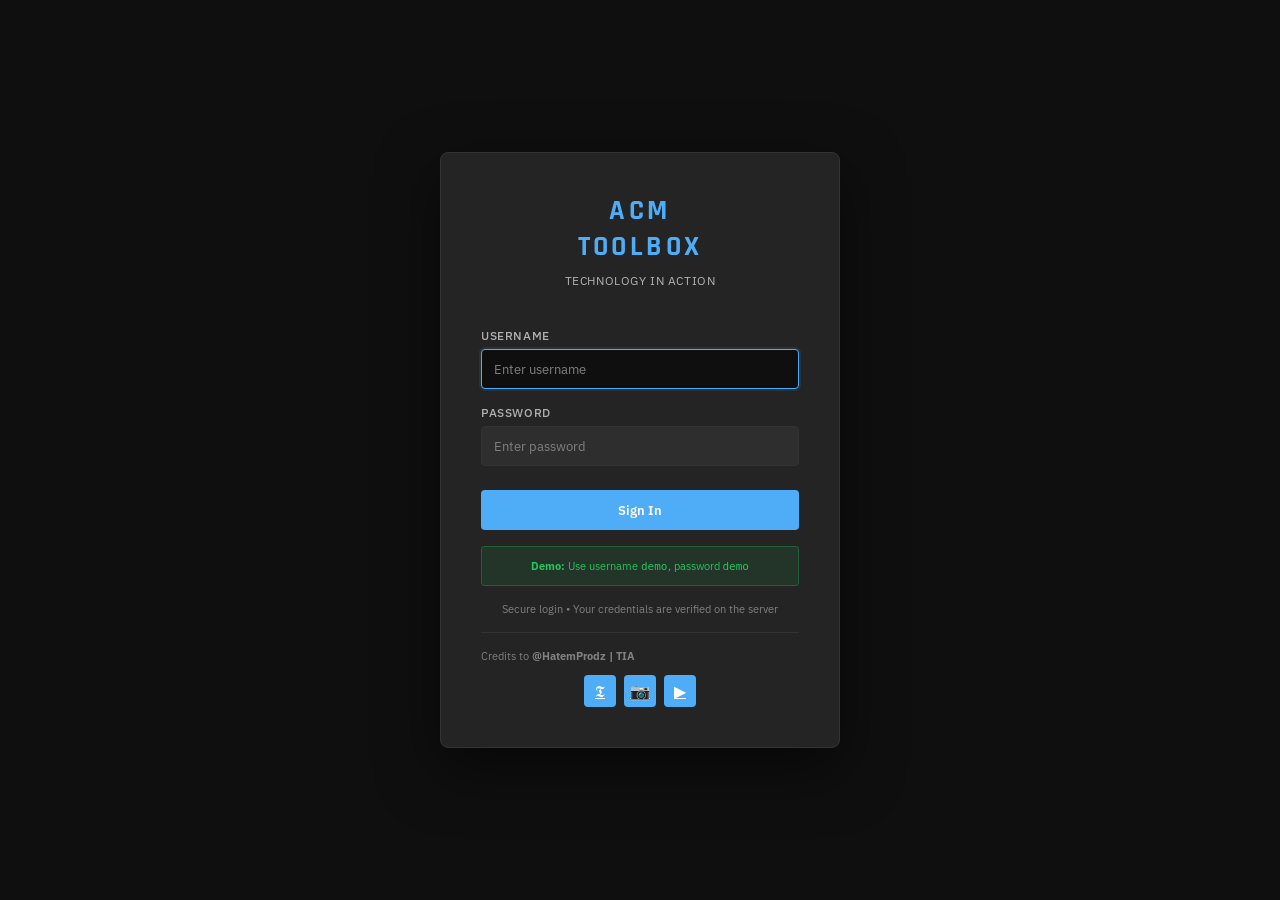
<file: login.html>
<!DOCTYPE html>
<html lang="en">
<head>
  <meta charset="UTF-8">
  <meta name="viewport" content="width=device-width, initial-scale=1.0">
  <title>ACM TOOLBOX — Login</title>
  <link href="https://fonts.googleapis.com/css2?family=Rajdhani:wght@400;500;600;700&family=IBM+Plex+Sans:wght@300;400;500;600&display=swap" rel="stylesheet">
  <link rel="stylesheet" href="./styles.css">
  <script>
    const API_URL = 'http://127.0.0.1:8789';
  </script>
  <style>
    body {
      display: flex;
      align-items: center;
      justify-content: center;
      height: 100vh;
      overflow: hidden;
    }

    .login-container {
      width: 100%;
      max-width: 400px;
      padding: 40px;
      background: var(--panel);
      border: 1px solid var(--border);
      border-radius: 8px;
      box-shadow: 0 20px 60px rgba(0, 0, 0, 0.5);
    }

    .login-header {
      text-align: center;
      margin-bottom: 40px;
    }

    .login-logo {
      font-family: 'Rajdhani', sans-serif;
      font-size: 28px;
      font-weight: 700;
      color: var(--accent);
      letter-spacing: 0.12em;
      text-transform: uppercase;
      margin-bottom: 8px;
    }

    .login-subtitle {
      font-size: 12px;
      color: var(--text2);
      letter-spacing: 0.05em;
    }

    .login-credits {
      font-size: 11px;
      color: var(--muted);
      margin-top: 16px;
      padding-top: 16px;
      border-top: 1px solid var(--border);
    }

    .contact-buttons {
      display: flex;
      gap: 8px;
      justify-content: center;
      margin-top: 12px;
    }

    .contact-btn {
      width: 32px;
      height: 32px;
      display: flex;
      align-items: center;
      justify-content: center;
      background: var(--accent);
      color: #fff;
      border: none;
      border-radius: 4px;
      cursor: pointer;
      transition: all 0.2s;
      font-size: 16px;
    }

    .contact-btn:hover {
      background: var(--accent2);
      transform: translateY(-2px);
    }

    .login-form {
      display: flex;
      flex-direction: column;
      gap: 16px;
    }

    .form-group {
      display: flex;
      flex-direction: column;
      gap: 6px;
    }

    .form-label {
      font-size: 12px;
      font-weight: 500;
      color: var(--text2);
      text-transform: uppercase;
      letter-spacing: 0.05em;
    }

    .form-input {
      height: 40px;
      padding: 0 12px;
      background: var(--panel2);
      border: 1px solid var(--border);
      color: var(--text);
      font-family: 'IBM Plex Sans', sans-serif;
      font-size: 13px;
      border-radius: 4px;
      transition: all 0.2s;
    }

    .form-input:focus {
      outline: none;
      border-color: var(--accent);
      background: var(--bg);
      box-shadow: 0 0 0 2px rgba(79, 172, 247, 0.1);
    }

    .form-input::placeholder {
      color: var(--muted);
    }

    .btn-login {
      height: 40px;
      padding: 0 16px;
      background: var(--accent);
      color: #fff;
      border: none;
      font-weight: 600;
      font-size: 13px;
      cursor: pointer;
      border-radius: 4px;
      transition: all 0.2s;
      margin-top: 8px;
    }

    .btn-login:hover {
      background: var(--accent2);
      transform: translateY(-1px);
      box-shadow: 0 4px 12px rgba(79, 172, 247, 0.3);
    }

    .btn-login:active {
      transform: translateY(0);
    }

    .btn-login:disabled {
      opacity: 0.5;
      cursor: not-allowed;
      transform: none;
    }

    .form-error {
      padding: 12px;
      background: rgba(240, 72, 72, 0.1);
      color: var(--red);
      border: 1px solid rgba(240, 72, 72, 0.3);
      border-radius: 4px;
      font-size: 12px;
      display: none;
    }

    .form-error.show {
      display: block;
    }

    .form-hint {
      font-size: 11px;
      color: var(--muted);
      text-align: center;
      margin-top: 16px;
    }

    .form-demo {
      padding: 12px;
      background: rgba(34, 197, 94, 0.1);
      border: 1px solid rgba(34, 197, 94, 0.3);
      border-radius: 4px;
      font-size: 11px;
      color: var(--green);
      text-align: center;
    }
  </style>
</head>
<body>
  <div class="login-container">
    <div class="login-header">
      <div class="login-logo">ACM<br>TOOLBOX</div>
      <div class="login-subtitle">TECHNOLOGY IN ACTION</div>
    </div>

    <form class="login-form" id="loginForm">
      <div id="errorMsg" class="form-error"></div>

      <div class="form-group">
        <label class="form-label">Username</label>
        <input
          type="text"
          id="username"
          class="form-input"
          placeholder="Enter username"
          autocomplete="off"
          required
        >
      </div>

      <div class="form-group">
        <label class="form-label">Password</label>
        <input
          type="password"
          id="password"
          class="form-input"
          placeholder="Enter password"
          autocomplete="off"
          required
        >
      </div>

      <button type="submit" class="btn btn-login" id="loginBtn">Sign In</button>

      <div class="form-demo">
        <strong>Demo:</strong> Use username <code>demo</code>, password <code>demo</code>
      </div>
    </form>

    <div class="form-hint">
      Secure login • Your credentials are verified on the server
    </div>

    <div class="login-credits">
      Credits to <strong>@HatemProdz | TIA</strong>
      <div class="contact-buttons">
        <a href="https://www.tiktok.com/@hatemprodz" target="_blank" title="TikTok" class="contact-btn">𝕿</a>
        <a href="https://www.instagram.com/hatemprodz" target="_blank" title="Instagram" class="contact-btn">📷</a>
        <a href="https://www.youtube.com/@hatemprodz" target="_blank" title="YouTube" class="contact-btn">▶</a>
      </div>
    </div>
  </div>

  <script src="./auth.js"></script>
  <script>
    // Check if already authenticated
    console.log('[LOGIN] Checking auth - token:', !!getToken(), 'expired:', isTokenExpired());
    if (isAuthenticated() && !isTokenExpired()) {
      console.log('[LOGIN] Redirecting to app');
      window.location.href = './app.html';
    } else {
      console.log('[LOGIN] Showing login form');
      if (getToken()) clearToken();
    }

    // Handle login
    document.getElementById('loginForm').addEventListener('submit', async (e) => {
      e.preventDefault();

      const username = document.getElementById('username').value.trim();
      const password = document.getElementById('password').value;
      const errorMsg = document.getElementById('errorMsg');
      const loginBtn = document.getElementById('loginBtn');

      if (!username || !password) {
        errorMsg.textContent = 'Please enter username and password';
        errorMsg.classList.add('show');
        return;
      }

      // Disable button during request
      loginBtn.disabled = true;
      loginBtn.textContent = 'Signing in...';
      errorMsg.classList.remove('show');

      try {
        await loginUser(username, password);
        // Redirect to dashboard instead of app directly
        window.location.href = './dashboard.html';
      } catch (err) {
        errorMsg.textContent = err.message || 'Login failed. Please try again.';
        errorMsg.classList.add('show');
        loginBtn.disabled = false;
        loginBtn.textContent = 'Sign In';
      }
    });

    // Focus on first field
    document.getElementById('username').focus();
  </script>
</body>
</html>
</file>
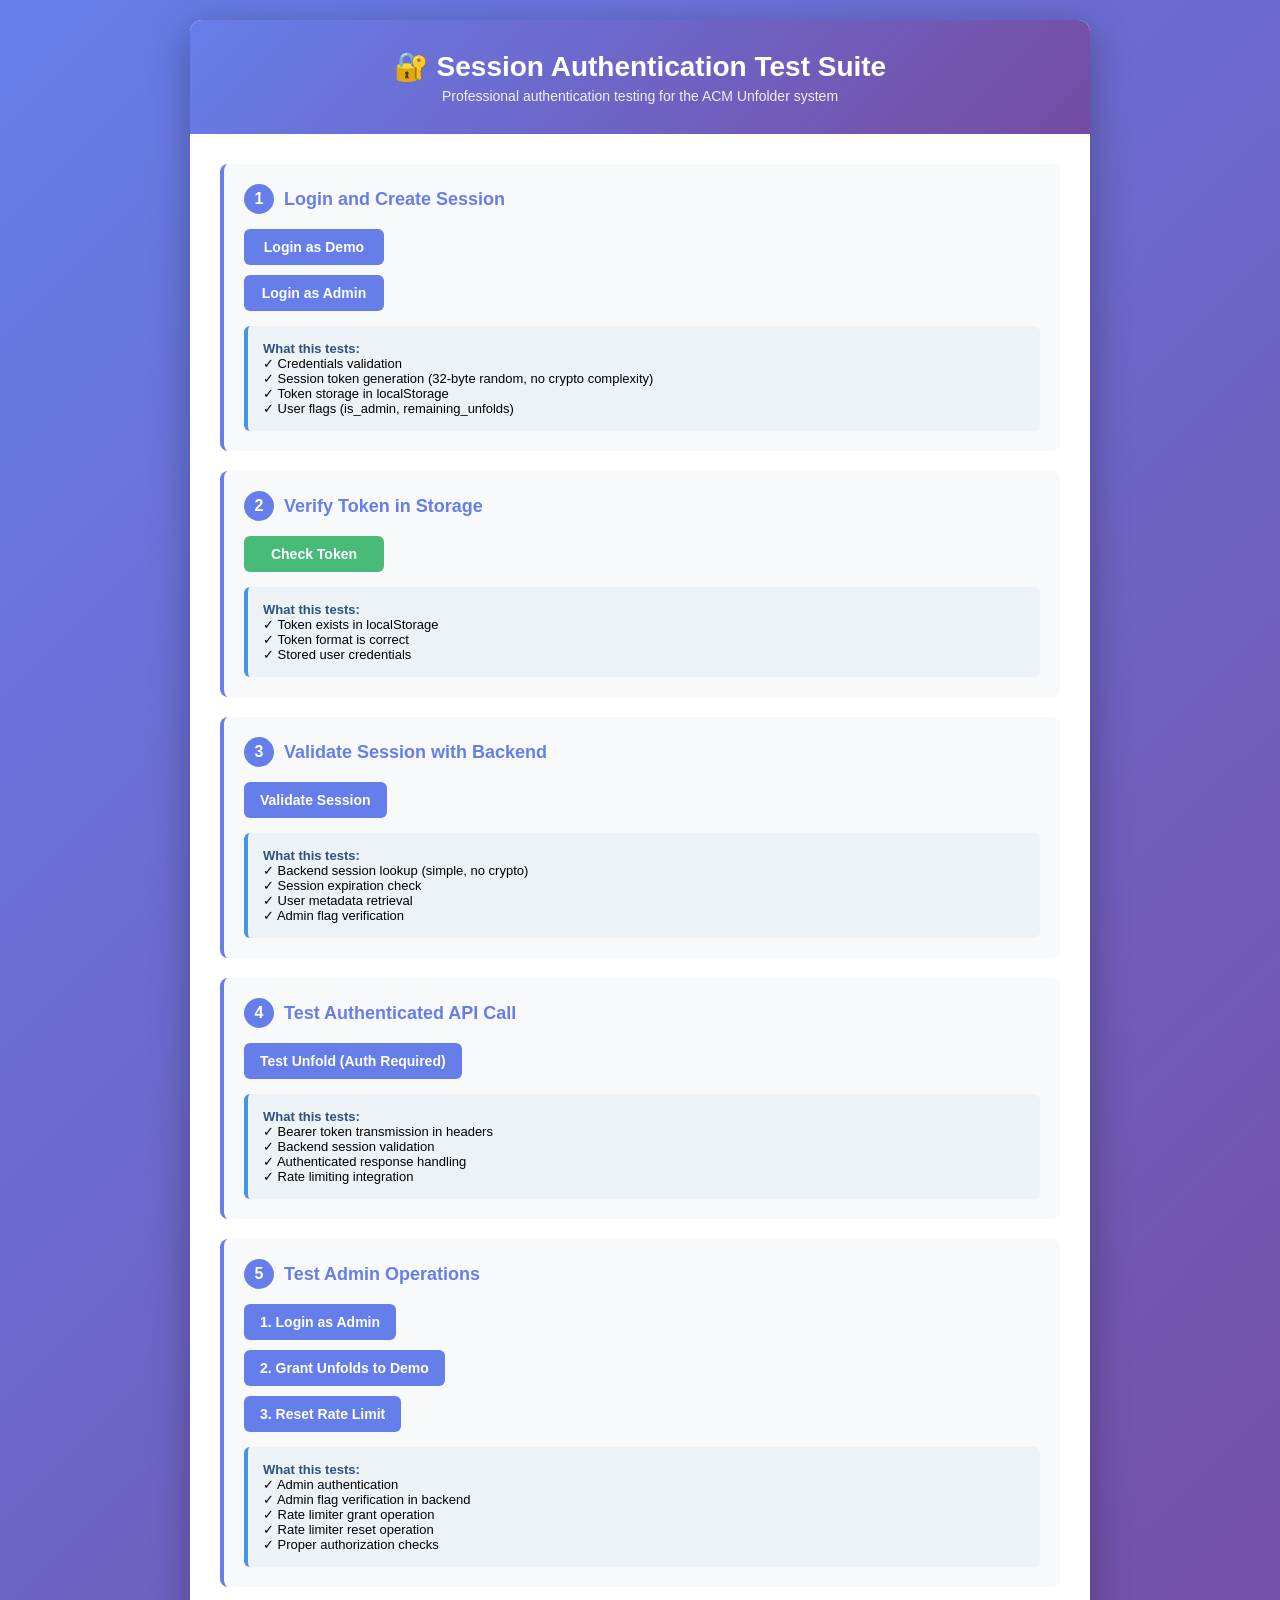
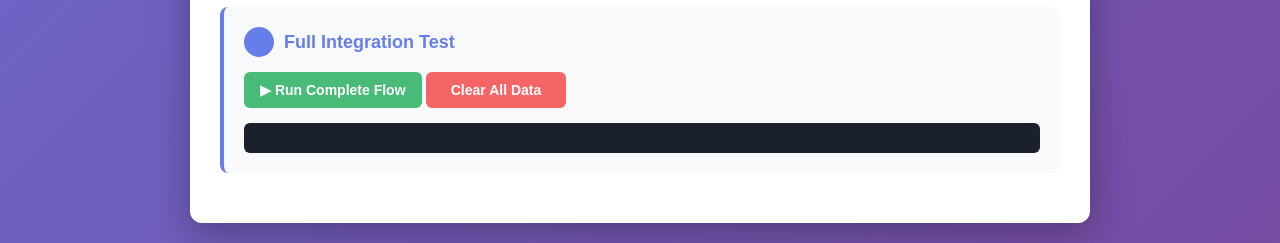
<file: test-sessions.html>
<!DOCTYPE html>
<html lang="en">
<head>
  <meta charset="UTF-8">
  <meta name="viewport" content="width=device-width, initial-scale=1.0">
  <title>ACM Unfolder - Session Authentication Test</title>
  <style>
    * { margin: 0; padding: 0; box-sizing: border-box; }
    body {
      font-family: 'Segoe UI', Tahoma, Geneva, Verdana, sans-serif;
      background: linear-gradient(135deg, #667eea 0%, #764ba2 100%);
      min-height: 100vh;
      padding: 20px;
    }
    .container {
      max-width: 900px;
      margin: 0 auto;
      background: white;
      border-radius: 12px;
      box-shadow: 0 10px 40px rgba(0,0,0,0.3);
      overflow: hidden;
    }
    .header {
      background: linear-gradient(135deg, #667eea 0%, #764ba2 100%);
      color: white;
      padding: 30px;
      text-align: center;
    }
    .header h1 { font-size: 28px; margin-bottom: 5px; }
    .header p { font-size: 14px; opacity: 0.9; }
    .content {
      padding: 30px;
    }
    .section {
      background: #f8f9fa;
      padding: 20px;
      border-radius: 8px;
      margin-bottom: 20px;
      border-left: 4px solid #667eea;
    }
    .section h2 {
      color: #667eea;
      font-size: 18px;
      margin-bottom: 15px;
      display: flex;
      align-items: center;
      gap: 10px;
    }
    .section h2::before {
      content: '';
      display: inline-block;
      width: 30px;
      height: 30px;
      background: #667eea;
      border-radius: 50%;
      color: white;
      text-align: center;
      line-height: 30px;
      font-size: 16px;
      font-weight: bold;
    }
    .section:nth-child(1) h2::before { content: '1'; }
    .section:nth-child(2) h2::before { content: '2'; }
    .section:nth-child(3) h2::before { content: '3'; }
    .section:nth-child(4) h2::before { content: '4'; }
    .section:nth-child(5) h2::before { content: '5'; }
    .test-group {
      display: grid;
      gap: 10px;
      margin-bottom: 15px;
    }
    .test-item {
      display: flex;
      gap: 10px;
      align-items: center;
    }
    .btn {
      padding: 10px 16px;
      border: none;
      border-radius: 6px;
      font-size: 14px;
      font-weight: 600;
      cursor: pointer;
      transition: all 0.2s;
      white-space: nowrap;
      min-width: 140px;
    }
    .btn-primary {
      background: #667eea;
      color: white;
    }
    .btn-primary:hover {
      background: #5a67d8;
      transform: translateY(-2px);
      box-shadow: 0 4px 12px rgba(102, 126, 234, 0.4);
    }
    .btn-success {
      background: #48bb78;
      color: white;
    }
    .btn-danger {
      background: #f56565;
      color: white;
    }
    .btn-danger:hover {
      background: #e53e3e;
    }
    .result {
      padding: 12px;
      border-radius: 6px;
      font-size: 13px;
      font-family: 'Courier New', monospace;
      max-height: 200px;
      overflow-y: auto;
      flex: 1;
    }
    .result.success {
      background: #c6f6d5;
      color: #22543d;
      border: 1px solid #9ae6b4;
    }
    .result.error {
      background: #fed7d7;
      color: #742a2a;
      border: 1px solid #fc8181;
    }
    .result.info {
      background: #bee3f8;
      color: #2c5282;
      border: 1px solid #90cdf4;
    }
    .status {
      font-size: 12px;
      font-weight: 600;
      padding: 4px 8px;
      border-radius: 4px;
      display: inline-block;
    }
    .status.pass {
      background: #c6f6d5;
      color: #22543d;
    }
    .status.fail {
      background: #fed7d7;
      color: #742a2a;
    }
    .status.pending {
      background: #feebc8;
      color: #7c2d12;
    }
    .info-box {
      background: #edf2f7;
      padding: 15px;
      border-radius: 6px;
      font-size: 13px;
      margin-top: 15px;
      border-left: 4px solid #4299e1;
    }
    .info-box strong { color: #2c5282; }
    .console {
      background: #1a202c;
      color: #a0aec0;
      padding: 15px;
      border-radius: 6px;
      font-family: 'Courier New', monospace;
      font-size: 12px;
      max-height: 300px;
      overflow-y: auto;
      margin-top: 15px;
    }
    .console line {
      display: block;
      margin-bottom: 3px;
    }
    .console .error { color: #fc8181; }
    .console .success { color: #68d391; }
    .console .info { color: #63b3ed; }
  </style>
  <script>
    window.API_URL = 'https://acm-unfolder-api-production.h24111.workers.dev';
  </script>
  <script src="auth.js"></script>
</head>
<body>
  <div class="container">
    <div class="header">
      <h1>🔐 Session Authentication Test Suite</h1>
      <p>Professional authentication testing for the ACM Unfolder system</p>
    </div>
    
    <div class="content">
      <!-- SECTION 1: LOGIN TEST -->
      <div class="section">
        <h2>Login and Create Session</h2>
        <div class="test-group">
          <div class="test-item">
            <button class="btn btn-primary" onclick="testLogin('demo', 'demo')">Login as Demo</button>
            <div id="result-login-demo" class="result"></div>
          </div>
          <div class="test-item">
            <button class="btn btn-primary" onclick="testLogin('admin', 'admin')">Login as Admin</button>
            <div id="result-login-admin" class="result"></div>
          </div>
        </div>
        <div class="info-box">
          <strong>What this tests:</strong><br>
          ✓ Credentials validation<br>
          ✓ Session token generation (32-byte random, no crypto complexity)<br>
          ✓ Token storage in localStorage<br>
          ✓ User flags (is_admin, remaining_unfolds)
        </div>
      </div>

      <!-- SECTION 2: TOKEN STORAGE CHECK -->
      <div class="section">
        <h2>Verify Token in Storage</h2>
        <div class="test-group">
          <div class="test-item">
            <button class="btn btn-success" onclick="checkTokenStorage()">Check Token</button>
            <div id="result-token-check" class="result"></div>
          </div>
        </div>
        <div class="info-box">
          <strong>What this tests:</strong><br>
          ✓ Token exists in localStorage<br>
          ✓ Token format is correct<br>
          ✓ Stored user credentials
        </div>
      </div>

      <!-- SECTION 3: SESSION VALIDATION -->
      <div class="section">
        <h2>Validate Session with Backend</h2>
        <div class="test-group">
          <div class="test-item">
            <button class="btn btn-primary" onclick="testCheckAuth()">Validate Session</button>
            <div id="result-check-auth" class="result"></div>
          </div>
        </div>
        <div class="info-box">
          <strong>What this tests:</strong><br>
          ✓ Backend session lookup (simple, no crypto)<br>
          ✓ Session expiration check<br>
          ✓ User metadata retrieval<br>
          ✓ Admin flag verification
        </div>
      </div>

      <!-- SECTION 4: AUTHENTICATED API CALL -->
      <div class="section">
        <h2>Test Authenticated API Call</h2>
        <div class="test-group">
          <div class="test-item">
            <button class="btn btn-primary" onclick="testUnfoldAuth()">Test Unfold (Auth Required)</button>
            <div id="result-unfold-auth" class="result"></div>
          </div>
        </div>
        <div class="info-box">
          <strong>What this tests:</strong><br>
          ✓ Bearer token transmission in headers<br>
          ✓ Backend session validation<br>
          ✓ Authenticated response handling<br>
          ✓ Rate limiting integration
        </div>
      </div>

      <!-- SECTION 5: ADMIN ENDPOINT TEST -->
      <div class="section">
        <h2>Test Admin Operations</h2>
        <div class="test-group">
          <div class="test-item">
            <button class="btn btn-primary" onclick="testAdminLogin()">1. Login as Admin</button>
            <div id="result-admin-login" class="result"></div>
          </div>
          <div class="test-item">
            <button class="btn btn-primary" onclick="testGrantUnfolds()">2. Grant Unfolds to Demo</button>
            <div id="result-grant-unfolds" class="result"></div>
          </div>
          <div class="test-item">
            <button class="btn btn-primary" onclick="testResetLimit()">3. Reset Rate Limit</button>
            <div id="result-reset-limit" class="result"></div>
          </div>
        </div>
        <div class="info-box">
          <strong>What this tests:</strong><br>
          ✓ Admin authentication<br>
          ✓ Admin flag verification in backend<br>
          ✓ Rate limiter grant operation<br>
          ✓ Rate limiter reset operation<br>
          ✓ Proper authorization checks
        </div>
      </div>

      <!-- BONUS: FULL FLOW TEST -->
      <div class="section">
        <h2>Full Integration Test</h2>
        <button class="btn btn-success" onclick="runFullFlow()">▶ Run Complete Flow</button>
        <button class="btn btn-danger" onclick="clearAll()">Clear All Data</button>
        <div class="console" id="console-output"></div>
      </div>
    </div>
  </div>

  <script>
    const consoleOutput = document.getElementById('console-output');

    function log(message, type = 'info') {
      const line = document.createElement('line');
      line.className = type;
      line.textContent = `[${new Date().toLocaleTimeString()}] ${message}`;
      consoleOutput.appendChild(line);
      consoleOutput.scrollTop = consoleOutput.scrollHeight;
    }

    async function testLogin(username, password) {
      const resultId = `result-login-${username}`;
      const resultEl = document.getElementById(resultId);
      
      try {
        resultEl.className = 'result info';
        resultEl.textContent = '⏳ Logging in...';

        const response = await fetch(`${API_URL}/api/auth/login`, {
          method: 'POST',
          headers: { 'Content-Type': 'application/json' },
          body: JSON.stringify({ username, password }),
        });

        const data = await response.json();

        if (!response.ok) {
          throw new Error(data.message || 'Login failed');
        }

        console.log(`✅ [LOGIN] ${username} success:`, data);
        
        resultEl.className = 'result success';
        resultEl.innerHTML = `
          <strong>✅ Login Successful</strong><br>
          Username: ${data.username}<br>
          Token: ${data.token.slice(0, 16)}...<br>
          Admin: ${data.is_admin}<br>
          Unfolds: ${data.remaining_unfolds}/${5}
        `;

        log(`✅ [LOGIN] ${username} authenticated successfully`, 'success');
      } catch (err) {
        console.error(`❌ [LOGIN] ${username} failed:`, err);
        resultEl.className = 'result error';
        resultEl.textContent = `❌ Error: ${err.message}`;
        log(`❌ [LOGIN] ${username} failed: ${err.message}`, 'error');
      }
    }

    function checkTokenStorage() {
      const resultEl = document.getElementById('result-token-check');
      const token = getToken();
      const username = getUsername();
      const isAdminUser = isAdmin();

      if (!token) {
        resultEl.className = 'result error';
        resultEl.textContent = '❌ No token in localStorage';
        log('❌ No token found in localStorage', 'error');
        return;
      }

      resultEl.className = 'result success';
      resultEl.innerHTML = `
        <strong>✅ Token Found</strong><br>
        Token: ${token.slice(0, 20)}...<br>
        Length: ${token.length} chars<br>
        Username: ${getUsername() || '(client-side decode not available)'}<br>
        Is Admin: ${isAdminUser}<br>
        Remaining Unfolds: ${getRemainingUnfolds()}
      `;

      log(`✅ Token stored (${token.length} chars)`, 'success');
    }

    async function testCheckAuth() {
      const resultEl = document.getElementById('result-check-auth');
      const token = getToken();

      if (!token) {
        resultEl.className = 'result error';
        resultEl.textContent = '❌ No token to validate';
        log('❌ No token to validate', 'error');
        return;
      }

      try {
        resultEl.className = 'result info';
        resultEl.textContent = '⏳ Validating session...';

        const response = await fetch(`${API_URL}/api/auth/check`, {
          method: 'GET',
          headers: {
            'Authorization': `Bearer ${token}`,
          },
        });

        const data = await response.json();

        if (!response.ok) {
          throw new Error(`Server rejected: ${data.message}`);
        }

        if (!data.valid) {
          throw new Error('Session marked as invalid');
        }

        console.log('✅ [AUTH] Session valid:', data);

        resultEl.className = 'result success';
        resultEl.innerHTML = `
          <strong>✅ Session Valid</strong><br>
          Username: ${data.username}<br>
          Admin: ${data.isAdmin}<br>
          Time Until Expiry: ${data.timeUntilExpiry}s<br>
          Created: ${new Date(data.createdAt * 1000).toLocaleString()}<br>
          Expires: ${new Date(data.expiresAt * 1000).toLocaleString()}
        `;

        log(`✅ Session valid for ${data.username} (${data.timeUntilExpiry}s remaining)`, 'success');
      } catch (err) {
        console.error('❌ [AUTH] Check failed:', err);
        resultEl.className = 'result error';
        resultEl.textContent = `❌ Error: ${err.message}`;
        log(`❌ Session validation failed: ${err.message}`, 'error');
      }
    }

    async function testUnfoldAuth() {
      const resultEl = document.getElementById('result-unfold-auth');
      const token = getToken();

      if (!token) {
        resultEl.className = 'result error';
        resultEl.textContent = '❌ No token (not authenticated)';
        return;
      }

      try {
        resultEl.className = 'result info';
        resultEl.textContent = '⏳ Testing authenticated endpoint...';

        // Test with invalid model (to check auth before validation)
        const response = await fetch(`${API_URL}/api/unfold`, {
          method: 'POST',
          headers: {
            'Content-Type': 'application/json',
            'Authorization': `Bearer ${token}`,
          },
          body: JSON.stringify({ model: null }),
        });

        const data = await response.json();

        // We expect 400 for invalid model, not 401 for auth
        if (response.status === 401) {
          throw new Error('Authentication failed (401)');
        }

        // 400 is OK - it means auth passed but model validation failed
        if (response.status === 400) {
          console.log('✅ [UNFOLD] Authentication passed, model validation triggered:', data);
          resultEl.className = 'result success';
          resultEl.innerHTML = `
            <strong>✅ Authentication Successful</strong><br>
            Status: ${response.status} (expected)<br>
            Result: Model validation error (auth passed)<br>
            Error: ${data.error}<br>
            Message: ${data.message}
          `;
          log('✅ Unfold endpoint accepted authenticated request', 'success');
          return;
        }

        throw new Error(`Unexpected status: ${response.status}`);
      } catch (err) {
        console.error('❌ [UNFOLD] Test failed:', err);
        resultEl.className = 'result error';
        resultEl.textContent = `❌ Error: ${err.message}`;
        log(`❌ Unfold auth test failed: ${err.message}`, 'error');
      }
    }

    async function testAdminLogin() {
      const resultEl = document.getElementById('result-admin-login');
      testLogin('admin', 'admin');
    }

    async function testGrantUnfolds() {
      const resultEl = document.getElementById('result-grant-unfolds');
      const token = getToken();

      if (!token) {
        resultEl.className = 'result error';
        resultEl.textContent = '❌ No token (not authenticated)';
        log('❌ No token for admin operation', 'error');
        return;
      }

      try {
        resultEl.className = 'result info';
        resultEl.textContent = '⏳ Granting unfolds...';

        const response = await fetch(`${API_URL}/api/admin/grant-unfolds`, {
          method: 'POST',
          headers: {
            'Content-Type': 'application/json',
            'Authorization': `Bearer ${token}`,
          },
          body: JSON.stringify({
            target_user: 'demo',
            unfolds: 5,
          }),
        });

        const data = await response.json();

        if (!response.ok) {
          throw new Error(data.message || `Error: ${response.status}`);
        }

        console.log('✅ [ADMIN] Grant unfolds:', data);

        resultEl.className = 'result success';
        resultEl.innerHTML = `
          <strong>✅ Unfolds Granted</strong><br>
          Message: ${data.message}<br>
          User: ${data.user}<br>
          Granted: ${data.unfolds_granted}<br>
          Remaining: ${data.remaining}/5
        `;

        log(`✅ Granted ${data.unfolds_granted} unfolds to ${data.user}`, 'success');
      } catch (err) {
        console.error('❌ [ADMIN] Grant failed:', err);
        resultEl.className = 'result error';
        resultEl.textContent = `❌ Error: ${err.message}`;
        log(`❌ Grant unfolds failed: ${err.message}`, 'error');
      }
    }

    async function testResetLimit() {
      const resultEl = document.getElementById('result-reset-limit');
      const token = getToken();

      if (!token) {
        resultEl.className = 'result error';
        resultEl.textContent = '❌ No token (not authenticated)';
        log('❌ No token for admin operation', 'error');
        return;
      }

      try {
        resultEl.className = 'result info';
        resultEl.textContent = '⏳ Resetting rate limit...';

        const response = await fetch(`${API_URL}/api/admin/reset-limit`, {
          method: 'POST',
          headers: {
            'Content-Type': 'application/json',
            'Authorization': `Bearer ${token}`,
          },
          body: JSON.stringify({
            target_user: 'demo',
          }),
        });

        const data = await response.json();

        if (!response.ok) {
          throw new Error(data.message || `Error: ${response.status}`);
        }

        console.log('✅ [ADMIN] Reset limit:', data);

        resultEl.className = 'result success';
        resultEl.innerHTML = `
          <strong>✅ Rate Limit Reset</strong><br>
          Message: ${data.message}<br>
          User: ${data.user}<br>
          Remaining: ${data.remaining}/5
        `;

        log(`✅ Rate limit reset for ${data.user}`, 'success');
      } catch (err) {
        console.error('❌ [ADMIN] Reset failed:', err);
        resultEl.className = 'result error';
        resultEl.textContent = `❌ Error: ${err.message}`;
        log(`❌ Reset limit failed: ${err.message}`, 'error');
      }
    }

    async function runFullFlow() {
      log('▶ Starting full integration test...', 'info');
      
      // 1. Clear all data
      clearAll();
      await new Promise(r => setTimeout(r, 500));

      // 2. Login as demo
      log('Step 1: Login as demo user', 'info');
      await new Promise(r => {
        fetch(`${API_URL}/api/auth/login`, {
          method: 'POST',
          headers: { 'Content-Type': 'application/json' },
          body: JSON.stringify({ username: 'demo', password: 'demo' }),
        }).then(r => r.json()).then(data => {
          storeToken(data.token);
          storeRemainingUnfolds(data.remaining_unfolds);
          storeAdminFlag(data.is_admin);
          log(`✅ Demo login successful (token: ${data.token.slice(0, 8)}...)`, 'success');
          r();
        }).catch(e => {
          log(`❌ Demo login failed: ${e.message}`, 'error');
          r();
        });
      });
      
      await new Promise(r => setTimeout(r, 500));

      // 3. Validate session
      log('Step 2: Validate session with backend', 'info');
      await new Promise(r => {
        const token = getToken();
        fetch(`${API_URL}/api/auth/check`, {
          method: 'GET',
          headers: { 'Authorization': `Bearer ${token}` },
        }).then(r => r.json()).then(data => {
          if (data.valid) {
            log(`✅ Session valid for ${data.username} (${data.timeUntilExpiry}s remaining)`, 'success');
          } else {
            log(`❌ Session invalid: ${data.message}`, 'error');
          }
          r();
        }).catch(e => {
          log(`❌ Session check failed: ${e.message}`, 'error');
          r();
        });
      });

      await new Promise(r => setTimeout(r, 500));

      // 4. Test authenticated API
      log('Step 3: Test authenticated API endpoint', 'info');
      await new Promise(r => {
        const token = getToken();
        fetch(`${API_URL}/api/unfold`, {
          method: 'POST',
          headers: {
            'Content-Type': 'application/json',
            'Authorization': `Bearer ${token}`,
          },
          body: JSON.stringify({ model: null }),
        }).then(resp => {
          if (resp.status === 400) {
            log(`✅ Authenticated endpoint accepted request (auth passed, model invalid)`, 'success');
          } else if (resp.status === 401) {
            log(`❌ Authentication failed (401)`, 'error');
          }
          r();
        }).catch(e => {
          log(`❌ API test failed: ${e.message}`, 'error');
          r();
        });
      });

      await new Promise(r => setTimeout(r, 500));

      // 5. Login as admin
      log('Step 4: Login as admin', 'info');
      await new Promise(r => {
        fetch(`${API_URL}/api/auth/login`, {
          method: 'POST',
          headers: { 'Content-Type': 'application/json' },
          body: JSON.stringify({ username: 'admin', password: 'admin' }),
        }).then(r => r.json()).then(data => {
          storeToken(data.token);
          storeAdminFlag(data.is_admin);
          log(`✅ Admin login successful (is_admin: ${data.is_admin})`, 'success');
          r();
        }).catch(e => {
          log(`❌ Admin login failed: ${e.message}`, 'error');
          r();
        });
      });

      await new Promise(r => setTimeout(r, 500));

      // 6. Grant unfolds
      log('Step 5: Grant unfolds to demo', 'info');
      await new Promise(r => {
        const token = getToken();
        fetch(`${API_URL}/api/admin/grant-unfolds`, {
          method: 'POST',
          headers: {
            'Content-Type': 'application/json',
            'Authorization': `Bearer ${token}`,
          },
          body: JSON.stringify({ target_user: 'demo', unfolds: 3 }),
        }).then(r => r.json()).then(data => {
          log(`✅ Granted ${data.unfolds_granted} unfolds to ${data.user}`, 'success');
          r();
        }).catch(e => {
          log(`❌ Grant failed: ${e.message}`, 'error');
          r();
        });
      });

      await new Promise(r => setTimeout(r, 500));
      log('✅ Full flow completed successfully!', 'success');
    }

    function clearAll() {
      localStorage.clear();
      log('🗑️ All localStorage data cleared', 'info');
    }

    function getUsername() {
      const token = getToken();
      if (!token) return null;
      try {
        const parts = token.split('.');
        if (parts.length === 3) {
          const payload = JSON.parse(atob(parts[1]));
          return payload.username;
        }
      } catch (e) {}
      return null;
    }
  </script>
</body>
</html>
</file>
<file: styles.css>
:root {
  --bg: #0f0f0f;
  --surface: #1a1a1a;
  --panel: #242424;
  --panel2: #2e2e2e;
  --border: #333333;
  --border2: #404040;
  --text: #e8e8e8;
  --text2: #b0b0b0;
  --muted: #808080;
  --accent: #4facf7;
  --accent2: #00f2fe;
  --red: #ff4b2b;
  --red2: #ff416c;
  --blue: #3b82f6;
  --blue2: #1d4ed8;
  --green: #22c55e;
  --orange: #f59e0b;
  --shadow: rgba(0, 0, 0, 0.5);
}

*, *::before, *::after {
  box-sizing: border-box;
  margin: 0;
  padding: 0;
}

html, body {
  height: 100%;
  overflow: hidden;
}

body {
  background: var(--bg);
  color: var(--text);
  font-family: 'IBM Plex Sans', sans-serif;
  font-size: 13px;
  display: flex;
  flex-direction: column;
}

/* ─────────────────────────────────────────────────────────────────────────── */
/*  Common Components */
/* ─────────────────────────────────────────────────────────────────────────── */

.btn {
  display: inline-flex;
  align-items: center;
  justify-content: center;
  gap: 5px;
  height: 32px;
  padding: 0 14px;
  border: 1px solid var(--border2);
  background: var(--panel);
  color: var(--text);
  font-family: 'IBM Plex Sans', sans-serif;
  font-size: 12px;
  font-weight: 500;
  cursor: pointer;
  border-radius: 5px;
  transition: all 0.15s ease;
  white-space: nowrap;
}

.btn:hover {
  background: var(--panel2);
  border-color: var(--border);
}

.btn:active {
  transform: scale(0.98);
}

.btn:disabled {
  opacity: 0.5;
  cursor: not-allowed;
}

.btn.primary {
  background: var(--accent);
  color: #fff;
  border-color: var(--accent);
}

.btn.primary:hover {
  background: var(--accent2);
  border-color: var(--accent2);
}

.btn.danger {
  background: var(--red2);
  color: #fff;
  border-color: var(--red2);
}

.btn.danger:hover {
  background: var(--red);
  border-color: var(--red);
}

.btn.sm {
  height: 28px;
  padding: 0 10px;
  font-size: 11px;
}

.btn.ghost {
  background: transparent;
  border-color: transparent;
}

.btn.ghost:hover {
  background: var(--panel);
}

/* ─────────────────────────────────────────────────────────────────────────── */
/*  Header */
/* ─────────────────────────────────────────────────────────────────────────── */

.header {
  height: 52px;
  min-height: 52px;
  background: var(--surface);
  border-bottom: 1px solid var(--border);
  display: flex;
  align-items: center;
  padding: 0 16px;
  gap: 12px;
  flex-shrink: 0;
  z-index: 100;
}

.logo {
  font-family: 'Rajdhani', sans-serif;
  font-size: 18px;
  font-weight: 700;
  color: var(--accent);
  letter-spacing: 0.12em;
  text-transform: uppercase;
  white-space: nowrap;
}

.logo em {
  color: var(--text2);
  font-style: normal;
  font-weight: 400;
}

.h-sep {
  width: 1px;
  height: 26px;
  background: var(--border);
  flex-shrink: 0;
}

.header-file {
  flex: 1;
  min-width: 0;
  display: flex;
  align-items: center;
}

.fname {
  font-family: 'JetBrains Mono', monospace;
  font-size: 11px;
  color: var(--muted);
  white-space: nowrap;
  overflow: hidden;
  text-overflow: ellipsis;
  max-width: 260px;
}

.header-right {
  display: flex;
  gap: 6px;
  align-items: center;
}

.user-chip {
  display: flex;
  align-items: center;
  gap: 12px;
  padding: 0 12px;
  height: 32px;
  background: var(--panel);
  border: 1px solid var(--border);
  border-radius: 4px;
  font-size: 11px;
}

.unfold-badge {
  background: var(--accent);
  color: #fff;
  padding: 1px 6px;
  border-radius: 10px;
  font-weight: 600;
}

/* ─────────────────────────────────────────────────────────────────────────── */
/*  App Body & Layout */
/* ─────────────────────────────────────────────────────────────────────────── */

.app-body {
  flex: 1;
  display: flex;
  flex-direction: column;
  overflow: hidden;
  position: relative;
}

.panels-wrap {
  flex: 1;
  display: flex;
  overflow: hidden;
  position: relative;
}

.panel {
  display: none;
  width: 100%;
  height: 100%;
  overflow: hidden;
  position: relative;
}

.panel.active {
  display: flex;
  flex-direction: column;
}

/* ─────────────────────────────────────────────────────────────────────────── */
/*  3D Panel */
/* ─────────────────────────────────────────────────────────────────────────── */

.panel-3d {
  background: #000;
}

#canvas3d {
  width: 100%;
  height: 100%;
  display: block;
}

.toolbar-3d {
  position: absolute;
  top: 20px;
  right: 20px;
  display: flex;
  flex-direction: column;
  gap: 10px;
  z-index: 10;
}

.tool-btn {
  width: 40px;
  height: 40px;
  border-radius: 50%;
  background: var(--panel);
  border: 1px solid var(--border2);
  color: var(--text);
  display: flex;
  align-items: center;
  justify-content: center;
  font-size: 18px;
  cursor: pointer;
  transition: all 0.2s;
  box-shadow: 0 4px 12px var(--shadow);
}

.tool-btn:hover {
  background: var(--panel2);
  border-color: var(--accent);
}

.tool-color-wrap {
  position: relative;
  width: 40px;
  height: 40px;
  border-radius: 50%;
  background: var(--panel);
  border: 1px solid var(--border2);
  display: flex;
  align-items: center;
  justify-content: center;
  cursor: pointer;
  box-shadow: 0 4px 12px var(--shadow);
}

#colorInput {
  position: absolute;
  opacity: 0;
  width: 100%;
  height: 100%;
  cursor: pointer;
}

.tool-color-dot {
  width: 12px;
  height: 12px;
  border-radius: 50%;
  pointer-events: none;
}

/* ─────────────────────────────────────────────────────────────────────────── */
/*  2D Panel */
/* ─────────────────────────────────────────────────────────────────────────── */

.panel-2d {
  background: #fff;
}

.svg-viewer {
  flex: 1;
  overflow: hidden; /* Changed from auto to hidden to prevent scrollbars during zoom/pan */
  display: flex;
  align-items: center;
  justify-content: center;
  padding: 0; /* Removed padding to allow full use of viewport for centering */
  position: relative;
  background: #f0f0f0;
}

#svgLayer {
  width: 100%;
  height: 100%;
  display: flex;
  align-items: center;
  justify-content: center;
  pointer-events: none; /* Let events pass to svgViewer if needed, though we use svgViewer for pan */
}

#svgLayer svg {
  pointer-events: auto; /* Re-enable for interaction if necessary */
}

.empty-2d {
  position: absolute;
  display: flex;
  flex-direction: column;
  align-items: center;
  justify-content: center;
  gap: 12px;
  color: var(--muted);
  text-align: center;
}

.empty-2d-icon {
  font-size: 48px;
}

.empty-2d-text {
  font-size: 14px;
}

.zoom-pill {
  position: absolute;
  bottom: 20px;
  left: 50%;
  transform: translateX(-50%);
  background: var(--panel);
  padding: 4px;
  border-radius: 20px;
  display: flex;
  align-items: center;
  gap: 4px;
  border: 1px solid var(--border2);
  box-shadow: 0 4px 12px var(--shadow);
  z-index: 10;
}

.zoom-btn {
  width: 36px;
  height: 36px;
  border-radius: 18px;
  border: none;
  background: transparent;
  color: var(--text);
  display: flex;
  align-items: center;
  justify-content: center;
  font-size: 18px;
  cursor: pointer;
  transition: all 0.2s;
}

.zoom-btn:hover {
  background: var(--panel2);
}

.zoom-fit-btn {
  padding: 0 12px;
  font-size: 12px;
  font-weight: 600;
}

.zoom-divider {
  width: 1px;
  height: 20px;
  background: var(--border2);
}

/* ─────────────────────────────────────────────────────────────────────────── */
/*  Library Panel */
/* ─────────────────────────────────────────────────────────────────────────── */

.panel-library {
  background: var(--surface);
}

.library-topbar {
  padding: 16px;
  border-bottom: 1px solid var(--border);
  display: flex;
  justify-content: center;
}

.library-upload-btn {
  width: 100%;
  max-width: 300px;
  height: 40px;
  background: var(--panel);
  border: 1px solid var(--border2);
  color: var(--text);
  border-radius: 8px;
  cursor: pointer;
  font-weight: 600;
  transition: all 0.2s;
}

.library-upload-btn:hover {
  background: var(--panel2);
  border-color: var(--accent);
}

  .library-grid {
    flex: 1;
    overflow-y: auto;
    padding: 20px;
    display: grid;
    grid-template-columns: repeat(auto-fill, minmax(150px, 1fr));
    gap: 20px;
    align-content: start;
  }

  .library-slot {
    background: var(--panel);
    border: 1px solid var(--border);
    border-radius: 12px;
    padding: 12px;
    display: flex;
    flex-direction: column;
    gap: 10px;
    cursor: pointer;
    transition: all 0.2s ease;
    min-width: 0;
  }

  @media (max-width: 768px) {
    .library-grid {
      grid-template-columns: repeat(auto-fill, minmax(110px, 1fr));
      padding: 15px;
      gap: 15px;
    }
    
    .library-slot {
      padding: 10px;
      gap: 8px;
      min-height: 0;
    }

    .library-slot-name {
      font-size: 12px;
    }
  }

  .library-slot:hover {
    transform: translateY(-5px);
    border-color: var(--accent);
    box-shadow: 0 10px 25px var(--shadow);
  }

  .library-slot-thumbnail {
    width: 100%;
    aspect-ratio: 1 / 1;
    background: var(--bg);
    border-radius: 8px;
    display: flex;
    align-items: center;
    justify-content: center;
    font-size: 32px;
    color: var(--muted);
    overflow: hidden;
    border: 1px solid var(--border2);
    flex-shrink: 0;
  }

  .library-slot-thumbnail img {
    width: 100%;
    height: 100%;
    object-fit: cover;
  }

  .library-slot-name {
    font-size: 14px;
    font-weight: 600;
    color: var(--text);
    white-space: nowrap;
    overflow: hidden;
    text-overflow: ellipsis;
    text-align: center;
    width: 100%;
    display: block;
  }


  .library-slot {
    background: var(--panel);
    border: 1px solid var(--border);
    border-radius: 12px;
    padding: 12px;
    display: flex;
    flex-direction: column;
    gap: 10px;
    cursor: pointer;
    transition: all 0.2s ease;
  }

  @media (max-width: 768px) {
    .library-grid {
      grid-template-columns: repeat(auto-fill, minmax(110px, 1fr));
      padding: 15px;
      gap: 15px;
    }
    
    .library-slot {
      padding: 10px;
      gap: 8px;
    }

    .library-slot-name {
      font-size: 12px;
    }
  }

  .library-slot:hover {
    transform: translateY(-5px);
    border-color: var(--accent);
    box-shadow: 0 10px 25px var(--shadow);
  }

  .library-slot-thumbnail {
    width: 100%;
    aspect-ratio: 1 / 1;
    background: var(--bg);
    border-radius: 8px;
    display: flex;
    align-items: center;
    justify-content: center;
    font-size: 32px;
    color: var(--muted);
    overflow: hidden;
    border: 1px solid var(--border2);
    flex-shrink: 0;
  }

  .library-slot-thumbnail img {
    width: 100%;
    height: 100%;
    object-fit: cover;
  }

  .library-slot-name {
    font-size: 14px;
    font-weight: 600;
    color: var(--text);
    white-space: nowrap;
    overflow: hidden;
    text-overflow: ellipsis;
    text-align: center;
    width: 100%;
    display: block;
  }


  .library-slot {
    background: var(--panel);
    border: 1px solid var(--border);
    border-radius: 12px;
    padding: 10px;
    display: flex;
    flex-direction: column;
    gap: 8px;
    cursor: pointer;
    transition: all 0.2s ease;
  }

  @media (max-width: 768px) {
    .library-grid {
      grid-template-columns: repeat(auto-fill, minmax(120px, 1fr));
      padding: 10px;
      gap: 10px;
    }
    
    .library-slot {
      padding: 8px;
      gap: 6px;
    }
  }

  .library-slot:hover {
    transform: translateY(-5px);
    border-color: var(--accent);
    box-shadow: 0 10px 25px var(--shadow);
  }

  .library-slot-thumbnail {
    width: 100%;
    aspect-ratio: 1 / 1;
    background: var(--bg);
    border-radius: 8px;
    display: flex;
    align-items: center;
    justify-content: center;
    font-size: 32px;
    color: var(--muted);
    overflow: hidden;
    border: 1px solid var(--border2);
    flex-shrink: 0;
  }

  .library-slot-thumbnail img {
    width: 100%;
    height: 100%;
    object-fit: cover;
  }

  .library-slot-name {
    font-size: 13px;
    font-weight: 600;
    color: var(--text);
    white-space: nowrap;
    overflow: hidden;
    text-overflow: ellipsis;
    text-align: center;
    width: 100%;
  }


  .library-slot {
    background: var(--panel);
    border: 1px solid var(--border);
    border-radius: 12px;
    padding: 10px;
    display: flex;
    flex-direction: column;
    gap: 8px;
    cursor: pointer;
    transition: all 0.2s ease;
    min-height: 0;
  }


.library-slot:hover {
  transform: translateY(-5px);
  border-color: var(--accent);
  box-shadow: 0 10px 25px var(--shadow);
}

  .library-slot-thumbnail {
    width: 100%;
    aspect-ratio: 1 / 1;
    background: var(--bg);
    border-radius: 8px;
    display: flex;
    align-items: center;
    justify-content: center;
    font-size: 32px;
    color: var(--muted);
    overflow: hidden;
    border: 1px solid var(--border2);
    flex-shrink: 0;
  }


.library-slot-thumbnail img {
  width: 100%;
  height: 100%;
  object-fit: cover;
}

  .library-slot-name {
    font-size: 13px;
    font-weight: 600;
    color: var(--text);
    white-space: nowrap;
    overflow: hidden;
    text-overflow: ellipsis;
    text-align: center;
    width: 100%;
  }


/* ─────────────────────────────────────────────────────────────────────────── */
/*  Action Bar */
/* ─────────────────────────────────────────────────────────────────────────── */

.action-bar {
  background: var(--surface);
  border-top: 1px solid var(--border);
  padding: 12px 16px;
  display: flex;
  flex-direction: column;
  gap: 12px;
  flex-shrink: 0;
  z-index: 100;
}

.action-bar-main {
  display: flex;
  align-items: center;
  gap: 16px;
}

.action-bar-spacer {
  flex: 1;
}

.action-btns {
  display: flex;
  gap: 12px;
}

.unfold-btn {
  height: 40px;
  padding: 0 24px;
  background: var(--accent);
  color: #fff;
  border: none;
  border-radius: 8px;
  font-weight: 700;
  font-size: 14px;
  cursor: pointer;
  display: flex;
  align-items: center;
  gap: 8px;
  transition: all 0.2s;
}

.unfold-btn:hover:not(:disabled) {
  background: var(--accent2);
  transform: translateY(-2px);
  box-shadow: 0 4px 12px var(--shadow);
}

.unfold-btn:disabled {
  background: var(--panel);
  color: var(--muted);
  cursor: not-allowed;
}

.unfold-btn .counter-pip {
  background: rgba(255, 255, 255, 0.2);
  padding: 2px 6px;
  border-radius: 10px;
  font-size: 11px;
}

.download-btn {
  height: 40px;
  padding: 0 20px;
  background: var(--panel);
  border: 1px solid var(--border2);
  color: var(--text);
  border-radius: 8px;
  font-weight: 600;
  font-size: 14px;
  cursor: pointer;
  transition: all 0.2s;
}

.download-btn:hover:not(:disabled) {
  background: var(--panel2);
  border-color: var(--accent);
}

.download-btn:disabled {
  opacity: 0.5;
  cursor: not-allowed;
}

/* ─────────────────────────────────────────────────────────────────────────── */
/*  Dimensions */
/* ─────────────────────────────────────────────────────────────────────────── */

.dims-row {
  display: flex;
  gap: 12px;
}

.dim-field {
  display: flex;
  align-items: center;
  gap: 6px;
  background: var(--panel);
  padding: 4px 8px;
  border-radius: 6px;
  border: 1px solid var(--border);
}

.dim-label {
  font-size: 10px;
  font-weight: 700;
  color: var(--muted);
}

.dim-input {
  width: 50px;
  height: 24px;
  background: transparent;
  border: none;
  color: var(--text);
  font-family: 'JetBrains Mono', monospace;
  font-size: 12px;
  text-align: center;
}

.dim-input:focus {
  outline: none;
}

.dim-unit {
  font-size: 9px;
  color: var(--muted);
}

/* Mobile Dimensions (Expanded) */
.dims-expanded {
  display: none;
}

/* ─────────────────────────────────────────────────────────────────────────── */
/*  Stats Drawer */
/* ─────────────────────────────────────────────────────────────────────────── */

.stats-toggle {
  background: transparent;
  border: none;
  color: var(--muted);
  font-size: 11px;
  cursor: pointer;
  display: flex;
  align-items: center;
  gap: 4px;
  width: 100%;
  justify-content: center;
}

.stats-toggle:hover {
  color: var(--text);
}

.stats-row {
  display: none;
  grid-template-columns: repeat(4, 1fr);
  gap: 8px;
  padding: 12px 16px;
  background: var(--panel);
  border-top: 1px solid var(--border);
}

.stats-row.show {
  display: grid;
}

.stat-chip {
  display: flex;
  flex-direction: column;
  align-items: center;
  gap: 4px;
  background: var(--panel2);
  padding: 8px;
  border-radius: 8px;
  text-align: center;
}

.stat-chip strong {
  font-size: 14px;
  color: var(--accent);
}

/* ─────────────────────────────────────────────────────────────────────────── */
/*  Navigation (Tabs / Bottom Nav) */
/* ─────────────────────────────────────────────────────────────────────────── */

.tab-bar {
  display: flex;
  justify-content: center;
  background: var(--surface);
  border-bottom: 1px solid var(--border);
  height: 48px;
  z-index: 100;
}

.tab-btn {
  flex: 1;
  height: 100%;
  background: transparent;
  border: none;
  color: var(--muted);
  font-size: 12px;
  font-weight: 500;
  cursor: pointer;
  display: flex;
  flex-direction: column;
  align-items: center;
  justify-content: center;
  gap: 4px;
  transition: all 0.2s;
}

.tab-btn.active {
  color: var(--accent);
  border-bottom: 2px solid var(--accent);
}

.tab-icon {
  font-size: 18px;
}

.bottom-nav {
  display: none;
}

/* ─────────────────────────────────────────────────────────────────────────── */
/*  Mobile Styles */
/* ─────────────────────────────────────────────────────────────────────────── */

@media (max-width: 768px) {
  .tab-bar {
    display: none;
  }

  .bottom-nav {
    display: block;
    background: var(--surface);
    border-top: 1px solid var(--border);
    height: 64px;
    padding: 0 12px;
    z-index: 100;
  }

  .bottom-nav-inner {
    display: flex;
    height: 100%;
    justify-content: space-around;
    align-items: center;
  }

  .nav-btn {
    flex: 1;
    height: 100%;
    background: transparent;
    border: none;
    color: var(--muted);
    display: flex;
    flex-direction: column;
    align-items: center;
    justify-content: center;
    gap: 4px;
    cursor: pointer;
    transition: all 0.2s;
  }

  .nav-btn.active {
    color: var(--accent);
  }

  .nav-btn .nav-icon {
    font-size: 24px;
  }

  .nav-btn .nav-label {
    font-size: 11px;
  }

  .action-bar {
    padding: 8px 12px;
  }

  .action-bar-main {
    flex-direction: row;
    align-items: center;
  }

  .dims-row {
    display: none;
  }

  .dims-expanded {
    display: flex;
    justify-content: space-around;
    gap: 8px;
    width: 100%;
  }

  .dim-field {
    flex: 1;
  }

  .dim-input {
    width: 100%;
  }

  .size-toggle-btn {
    display: block;
  }
}

/* ─────────────────────────────────────────────────────────────────────────── */
/*  Toast */
/* ─────────────────────────────────────────────────────────────────────────── */

.toast {
  position: fixed;
  bottom: 24px;
  left: 50%;
  transform: translateX(-50%);
  padding: 12px 24px;
  background: var(--panel);
  border: 1px solid var(--border2);
  border-radius: 8px;
  color: var(--text);
  font-size: 14px;
  font-weight: 500;
  display: none;
  z-index: 2000;
  box-shadow: 0 8px 24px var(--shadow);
}

.toast.show {
  display: block;
  animation: slideUp 0.3s ease;
}

@keyframes slideUp {
  from {
    transform: translate(-50%, 100%);
    opacity: 0;
  }
  to {
    transform: translate(-50%, 0);
    opacity: 1;
  }
}
</file>
